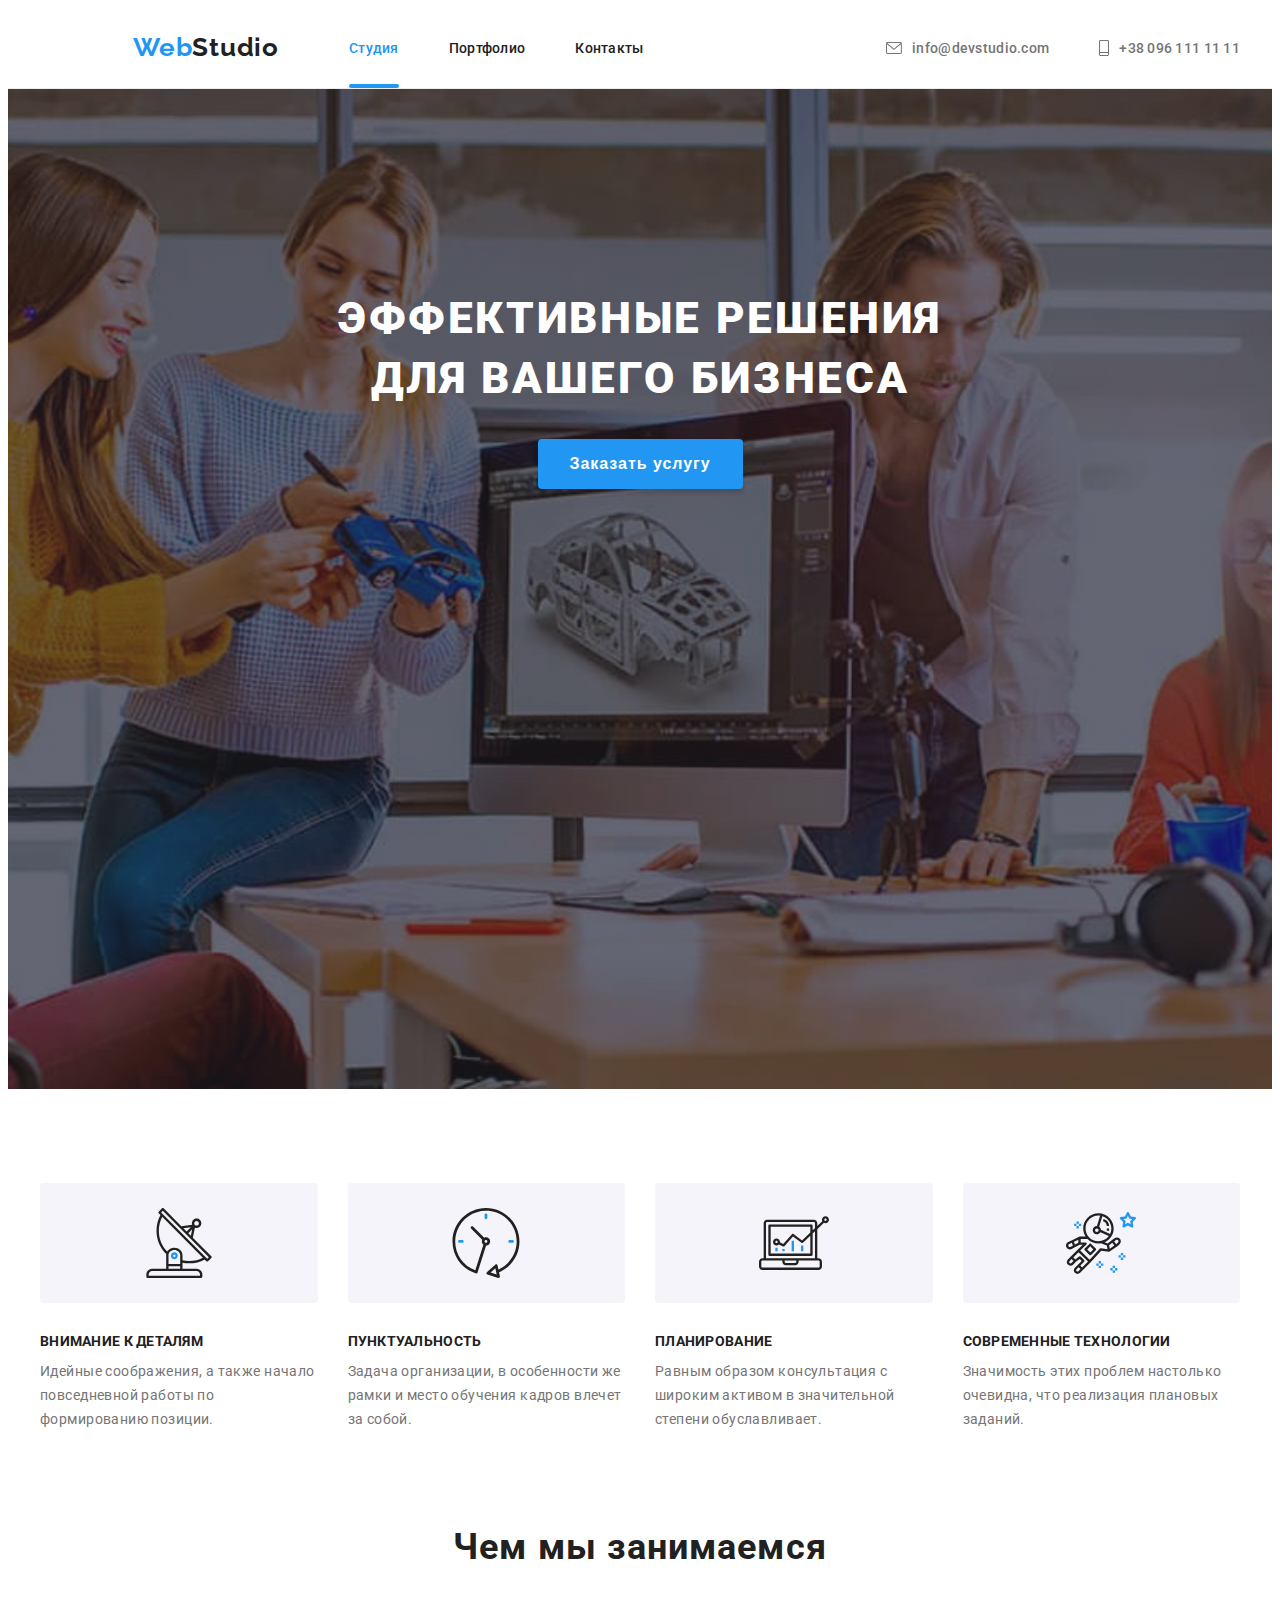
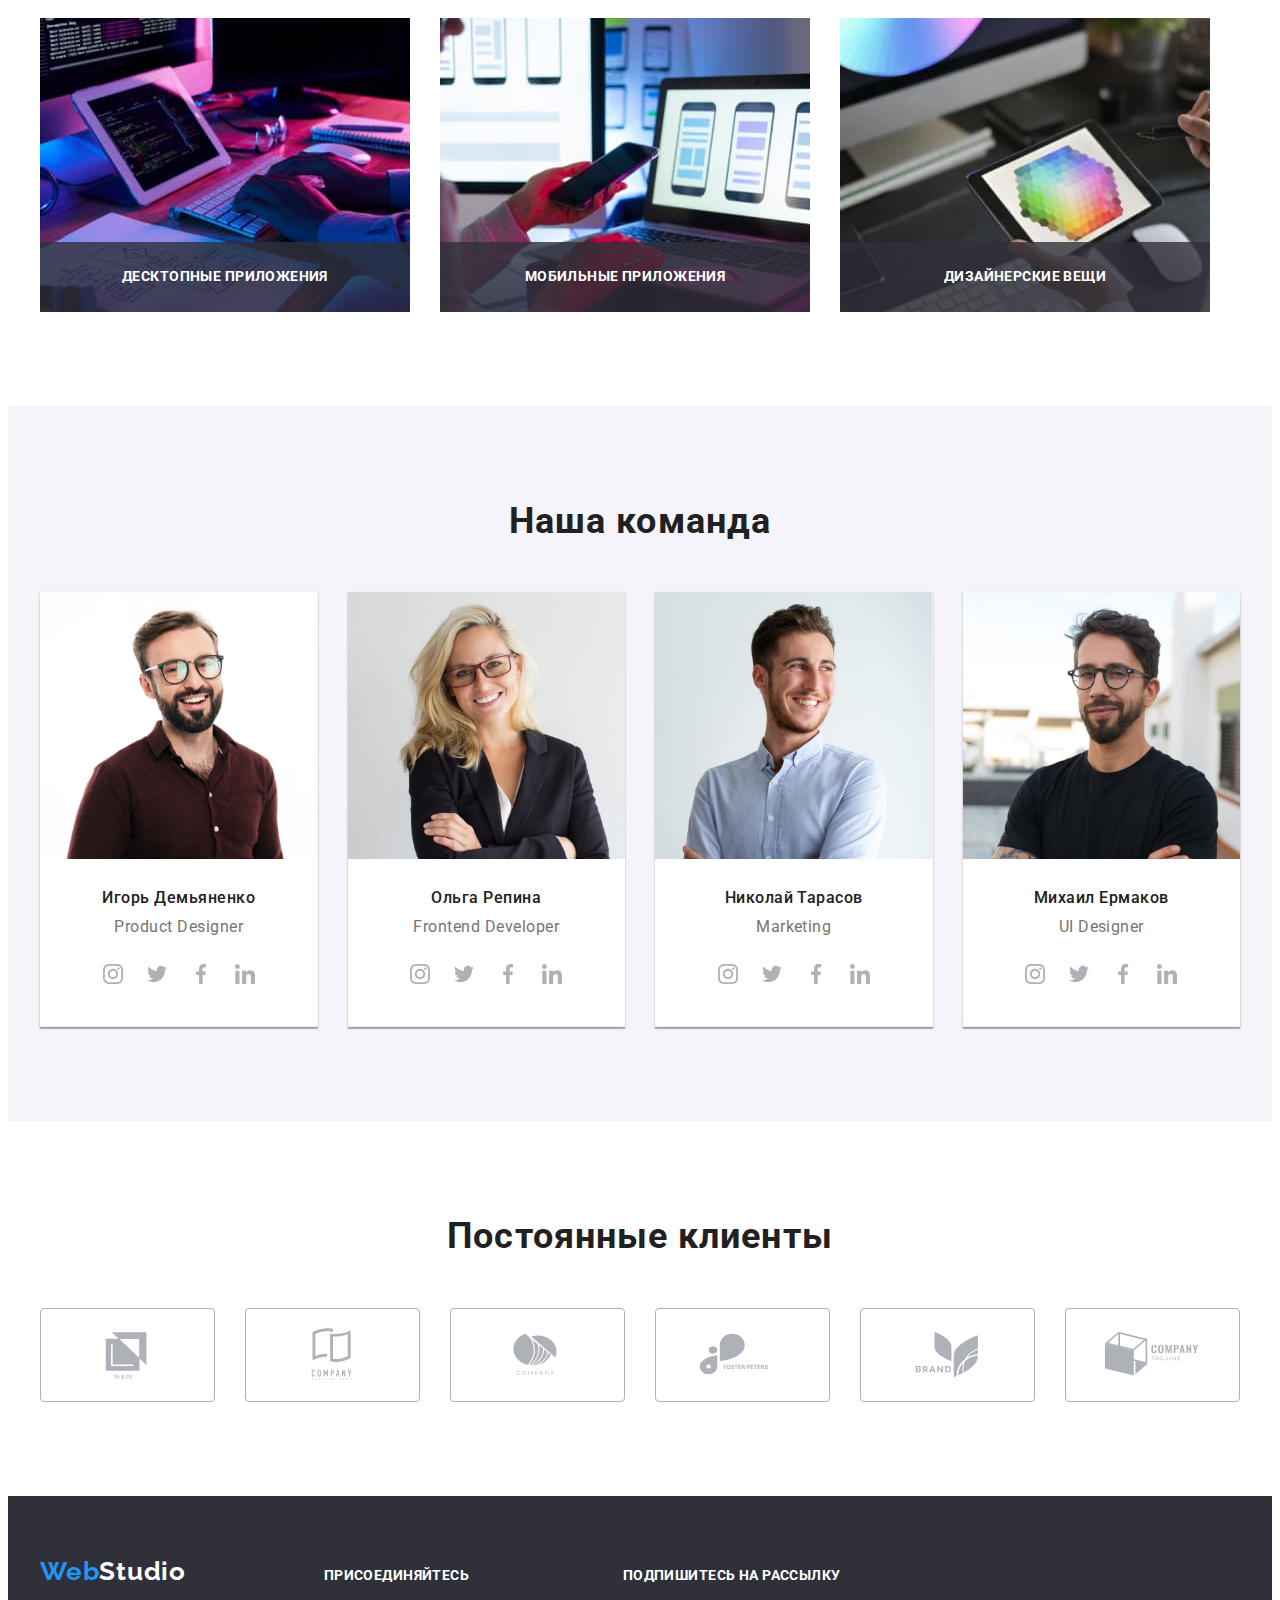
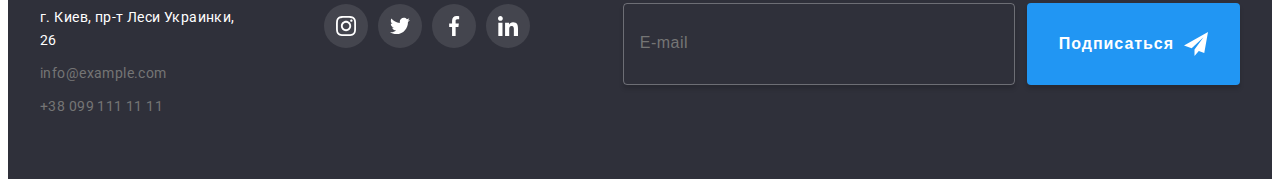
<file: index.html>
<!DOCTYPE html>
<html lang="ru">
  <head>
    <meta charset="UTF-8" />
    <meta http-equiv="X-UA-Compatible" content="IE=edge" />
    <meta name="viewport" content="width=device-width, initial-scale=1.0" />
    <link
      rel="stylesheet"
      href="https://cdnjs.cloudflare.com/ajax/libs/modern-normalize/1.1.0/modern-normalize.min.css"
      integrity="sha512-wpPYUAdjBVSE4KJnH1VR1HeZfpl1ub8YT/NKx4PuQ5NmX2tKuGu6U/JRp5y+Y8XG2tV+wKQpNHVUX03MfMFn9Q=="
      crossorigin="anonymous"
      referrerpolicy="no-referrer"
    />
    <link rel="preconnect" href="https://fonts.googleapis.com" />
    <link rel="preconnect" href="https://fonts.gstatic.com" crossorigin />
    <link
      href="https://fonts.googleapis.com/css2?family=Raleway:wght@700&family=Roboto:wght@400;500;700;900&display=swap"
      rel="stylesheet"
    />
    <!--<link rel="stylesheet" href="./css/style.css" />-->
    <link rel="stylesheet" href="./css/main.css" />
    <link rel="stylesheet" href="./css/main.min.css" />
    <title>Веб-студия</title>
  </head>
  <body>
    <header class="header">
      <div class="container header__container">
        <a class="header-logo" lang="en" href="./index.html"><span class="header-logo__span">Web</span>Studio</a>
        
        <button class="menu-open" data-menu-open>
          <svg class="menu-open__icon">
            <use href="./images/icons.svg#icon-menu-open"></use>
          </svg>
        </button>
      
      <div class="mob-menu is-hidden" data-menu>
        <button class="menu-close" data-menu-close>
          <svg class="menu-close__icon">
            <use href="./images/icons.svg#icon-menu-close"></use>
          </svg>
        </button>
        <nav class="header-navigation">
          
          <ul class="header-list">
            <li class="header-list__item">
              <a class="header-list__link header-list__link--current" href="">Студия</a>
            </li>
            <li class="header-list__item">
              <a class="header-list__link" href="./portfolio.html">Портфолио</a>
            </li>
            <li class="header-list__item">
              <a class="header-list__link" href="">Контакты</a>
            </li>
          </ul>
        </nav>
        <div class="contacts-wrapper">
        <ul class="contacts">
          <li class="contacts__item">
            <a class="contacts__link" lang="en" href="mailto:info@devstudio.com">
              <svg class="contacts__icon" width="16" height="12">
                <use href="./images/icons.svg#icon-e-mail"></use>
              </svg>
              info@devstudio.com
            </a>
            <li class="contacts-item">
            <a class="contacts__link contacts__link--mobile" lang="en" href="tel:+380961111111">
              <svg class="contacts__icon" width="10" height="16">
                <use href="./images/icons.svg#icon-phone"></use>
              </svg>
              +38 096 111 11 11
            </a>
          </li>
          </li>
        </ul>
        <ul class="socials-mobile">
          <li class="socials-mobile__item">
            <a class="socials-mobile__link">Instagram</a>
          </li>
          <li class="socials-mobile__item">
            <a class="socials-mobile__link">Twitter</a>
          <li class="socials-mobile__item">
            <a class="socials-mobile__link">Facebook</a>
          <li class="socials-mobile__item">
            <a class="socials-mobile__link">LinkedIn</a>
          </li>
        </ul>
        </div>
      </div>
      </div>
    </header>
    <main>
    <section class="section hero">
      <div class="container">
        <h1 class="hero__title">
          Эффективные решения<br />
          для вашего бизнеса
        </h1>
        <button class="hero__button btn" type="button" data-modal-open>Заказать услугу</button>
      </div>
    </section>
    <section class="section">
      <div class="container">
        <h2 class="visually-hidden">Преимущества</h2>
        <ul class="advantages">
          <li class="advantages__item">
            <div class="advantages__box">
              <svg class="advantages__icon" width="70" height="70">
                <use href="./images/icons.svg#icon-feature-1"></use>
              </svg>
            </div>
            <h3 class="advantages__title">Внимание к деталям</h3>
            <p class="advantages__text">
              Идейные соображения, а также начало повседневной работы по формированию позиции.
            </p>
          </li>
          <li class="advantages__item">
            <div class="advantages__box">
              <svg class="advantages__icon" width="70" height="70">
                <use href="./images/icons.svg#icon-feature-2"></use>
              </svg>
            </div>
            <h3 class="advantages__title">Пунктуальность</h3>
            <p class="advantages__text">
              Задача организации, в особенности же рамки и место обучения кадров влечет за собой.
            </p>
          </li>
          <li class="advantages__item">
            <div class="advantages__box">
              <svg class="advantages__icon" width="70" height="70">
                <use href="./images/icons.svg#icon-feature-3"></use>
              </svg>
            </div>
            <h3 class="advantages__title">Планирование</h3>
            <p class="advantages__text">
              Равным образом консультация с широким активом в значительной степени обуславливает.
            </p>
          </li>
          <li class="advantages__item">
            <div class="advantages__box">
              <svg class="advantages__icon" width="70" height="70">
                <use href="./images/icons.svg#icon-feature-4"></use>
              </svg>
            </div>
            <h3 class="advantages__title">Современные технологии</h3>
            <p class="advantages__text">
              Значимость этих проблем настолько очевидна, что реализация плановых заданий.
            </p>
          </li>
        </ul>
      </div>
    </section>
    <section class="section section__works">
      <div class="container">
        <h2 class="section__title">Чем мы занимаемся</h2>
        <ul class="works">
          <li class="works__item">
            <div class="works__box">
              <picture>
              <source
                srcset="
                  ./images/works/box-1-x1.jpg 1x,
                  ./images/works/box-1-x2.jpg 2x
                "
                media="(min-width: 1200px)"
              />
              <img src="./images/works/box-1-x1.jpg" alt="Разработчик пишет код за компьютером" />
            </picture>
              <h3 class="works__text">Десктопные приложения</h3>
            </div>
          </li>
          <li class="works__item">
            <div class="works__box">
              <picture>
              <source
                srcset="
                  ./images/works/box-2-x1.jpg 1x,
                  ./images/works/box-2-x2.jpg 2x
                "
                media="(min-width: 1200px)"
              />
              <img src="./images/works/box-2-x1.jpg" alt="Маркетолог звонит клиенту" />
            </picture>
              <h3 class="works__text">Мобильные приложения</h3>
            </div>
          </li>
          <li class="works__item">
            <div class="works__box">
              <picture>
              <source
                srcset="
                  ./images/works/box-3-x1.jpg 1x,
                  ./images/works/box-3-x2.jpg 2x
                "
                media="(min-width: 1200px)"
              />
              <img src="./images/works/box-3-x1.jpg" alt="Дизайнер выбирает цвета на планшете" />
            </picture>
              <h3 class="works__text">Дизайнерские вещи</h3>
            </div>
          </li>
        </ul>
      </div>
    </section>
    <section class="section section--background">
      <div class="container">
        <h2 class="section__title">Наша команда</h2>
        <ul class="our-team-list">
          <li class="our-team__item">
            <picture>
              <source
                srcset="
                  ./images/our-team/img-desktop-1-x1.jpg 1x,
                  ./images/our-team/img-desktop-1-x2.jpg 2x
                "
                media="(min-width: 1200px)"
              />
              <source
                srcset="
                  ./images/our-team/img-tab-1-x1.jpg 1x,
                  ./images/our-team/img-tab-1-x2.jpg 2x
                "
                media="(min-width: 768px)"
              />
              <source
                srcset="
                  ./images/our-team/img-phone-1-x1.jpg 1x,
                  ./images/our-team/img-phone-1-x2.jpg 2x
                "
                media="(min-width: 480px)"
              />
              <img src="./images/our-team/img-phone-1-x1.jpg" alt="Первый разработчик" />
            </picture>
            <div class="our-team__box">
              <h3 class="our-team__title">Игорь Демьяненко</h3>
              <p class="our-team__text" lang="en">Product Designer</p>
              <ul class="socials-list">
                <li class="socials__item">
                  <a href="" class="socials__link">
                    <svg class="socials__icon" width="20" height="20">
                      <use href="./images/icons.svg#icon-instagram"></use>
                    </svg>
                  </a>
                </li>
                <li class="socials__item">
                  <a href="" class="socials__link">
                    <svg class="socials__icon" width="20" height="20">
                      <use href="./images/icons.svg#icon-twitter"></use>
                    </svg>
                  </a>
                </li>
                <li class="socials__item">
                  <a href="" class="socials__link">
                    <svg class="socials__icon" width="20" height="20">
                      <use href="./images/icons.svg#icon-facebook"></use>
                    </svg>
                  </a>
                </li>
                <li class="socials__item">
                  <a href="" class="socials__link">
                    <svg class="socials__icon" width="20" height="20">
                      <use href="./images/icons.svg#icon-linkedin"></use>
                    </svg>
                  </a>
                </li>
              </ul>
            </div>
          </li>
          <li class="our-team__item">
            <picture>
              <source
                srcset="
                  ./images/our-team/img-desktop-2-x1.jpg 1x,
                  ./images/our-team/img-desktop-2-x2.jpg 2x
                "
                media="(min-width: 1200px)"
              />
              <source
                srcset="
                  ./images/our-team/img-tab-2-x1.jpg 1x,
                  ./images/our-team/img-tab-2-x2.jpg 2x
                "
                media="(min-width: 768px)"
              />
              <source
                srcset="
                  ./images/our-team/img-phone-2-x1.jpg 1x,
                  ./images/our-team/img-phone-2-x2.jpg 2x
                "
                media="(min-width: 480px)"
              />
              <img src="./images/our-team/img-phone-2-x1.jpg" alt="Второй разработчик" />
            </picture>
            <div class="our-team__box">
              <h3 class="our-team__title">Ольга Репина</h3>
              <p class="our-team__text" lang="en">Frontend Developer</p>
              <ul class="socials-list">
                <li class="socials__item">
                  <a href="" class="socials__link">
                    <svg class="socials__icon" width="20" height="20">
                      <use href="./images/icons.svg#icon-instagram"></use>
                    </svg>
                  </a>
                </li>
                <li class="socials__item">
                  <a href="" class="socials__link">
                    <svg class="socials__icon" width="20" height="20">
                      <use href="./images/icons.svg#icon-twitter"></use>
                    </svg>
                  </a>
                </li>
                <li class="socials__item">
                  <a href="" class="socials__link">
                    <svg class="socials__icon" width="20" height="20">
                      <use href="./images/icons.svg#icon-facebook"></use>
                    </svg>
                  </a>
                </li>
                <li class="socials__item">
                  <a href="" class="socials__link">
                    <svg class="socials__icon" width="20" height="20">
                      <use href="./images/icons.svg#icon-linkedin"></use>
                    </svg>
                  </a>
                </li>
              </ul>
            </div>
          </li>
          <li class="our-team__item">
            <picture>
              <source
                srcset="
                  ./images/our-team/img-desktop-3-x1.jpg 1x,
                  ./images/our-team/img-desktop-3-x2.jpg 2x
                "
                media="(min-width: 1200px)"
              />
              <source
                srcset="
                  ./images/our-team/img-tab-3-x1.jpg 1x,
                  ./images/our-team/img-tab-3-x2.jpg 2x
                "
                media="(min-width: 768px)"
              />
              <source
                srcset="
                  ./images/our-team/img-phone-3-x1.jpg 1x,
                  ./images/our-team/img-phone-3-x2.jpg 2x
                "
                media="(min-width: 480px)"
              />
              <img src="./images/our-team/img-phone-3-x1.jpg" alt="Третий разработчик" />
            </picture>
            <div class="our-team__box">
              <h3 class="our-team__title">Николай Тарасов</h3>
              <p class="our-team__text" lang="en">Marketing</p>
              <ul class="socials-list">
                <li class="socials__item">
                  <a href="" class="socials__link">
                    <svg class="socials__icon" width="20" height="20">
                      <use href="./images/icons.svg#icon-instagram"></use>
                    </svg>
                  </a>
                </li>
                <li class="socials__item">
                  <a href="" class="socials__link">
                    <svg class="socials__icon" width="20" height="20">
                      <use href="./images/icons.svg#icon-twitter"></use>
                    </svg>
                  </a>
                </li>
                <li class="socials__item">
                  <a href="" class="socials__link">
                    <svg class="socials__icon" width="20" height="20">
                      <use href="./images/icons.svg#icon-facebook"></use>
                    </svg>
                  </a>
                </li>
                <li class="socials__item">
                  <a href="" class="socials__link">
                    <svg class="socials__icon" width="20" height="20">
                      <use href="./images/icons.svg#icon-linkedin"></use>
                    </svg>
                  </a>
                </li>
              </ul>
            </div>
          </li>
          <li class="our-team__item">
            <picture>
              <source
                srcset="
                  ./images/our-team/img-desktop-4-x1.jpg 1x,
                  ./images/our-team/img-desktop-4-x2.jpg 2x
                "
                media="(min-width: 1200px)"
              />
              <source
                srcset="
                  ./images/our-team/img-tab-4-x1.jpg 1x,
                  ./images/our-team/img-tab-4-x2.jpg 2x
                "
                media="(min-width: 768px)"
              />
              <source
                srcset="
                  ./images/our-team/img-phone-4-x1.jpg 1x,
                  ./images/our-team/img-phone-4-x2.jpg 2x
                "
                media="(min-width: 480px)"
              />
              <img src="./images/our-team/img-phone-4-x1.jpg" alt="Четвёртый разработчик" />
            </picture>
            <div class="our-team__box">
              <h3 class="our-team__title">Михаил Ермаков</h3>
              <p class="our-team__text" lang="en">UI Designer</p>
              <ul class="socials-list">
                <li class="socials__item">
                  <a href="" class="socials__link">
                    <svg class="socials__icon" width="20" height="20">
                      <use href="./images/icons.svg#icon-instagram"></use>
                    </svg>
                  </a>
                </li>
                <li class="socials__item">
                  <a href="" class="socials__link">
                    <svg class="socials__icon" width="20" height="20">
                      <use href="./images/icons.svg#icon-twitter"></use>
                    </svg>
                  </a>
                </li>
                <li class="socials__item">
                  <a href="" class="socials__link">
                    <svg class="socials__icon" width="20" height="20">
                      <use href="./images/icons.svg#icon-facebook"></use>
                    </svg>
                  </a>
                </li>
                <li class="socials__item">
                  <a href="" class="socials__link">
                    <svg class="socials__icon" width="20" height="20">
                      <use href="./images/icons.svg#icon-linkedin"></use>
                    </svg>
                  </a>
                </li>
              </ul>
            </div>
          </li>
        </ul>
      </div>
    </section>
      <section class="section">
        <div class="container">
          <h2 class="section__title">Постоянные клиенты</h2>
          <ul class="clients">
            <li class="clients__item">
              <a href="" class="clients__link">
                <svg class="clients__icon" width="106" height="60">
                  <use href="./images/icons.svg#icon-clients-1"></use>
                </svg>
              </a>
            </li>
            <li class="clients__item">
              <a href="" class="clients__link">
                <svg class="clients__icon" width="106" height="60">
                  <use href="./images/icons.svg#icon-clients-2"></use>
                </svg>
              </a>
            </li>

            <li class="clients__item">
              <a href="" class="clients__link">
                <svg class="clients__icon" width="106" height="60">
                  <use href="./images/icons.svg#icon-clients-3"></use>
                </svg>
              </a>
            </li>

            <li class="clients__item">
              <a href="" class="clients__link">
                <svg class="clients__icon" width="106" height="60">
                  <use href="./images/icons.svg#icon-clients-4"></use>
                </svg>
              </a>
            </li>

            <li class="clients__item">
              <a href="" class="clients__link">
                <svg class="clients__icon" width="106" height="60">
                  <use href="./images/icons.svg#icon-clients-5"></use>
                </svg>
              </a>
            </li>

            <li class="clients__item">
              <a href="" class="clients__link">
                <svg class="clients__icon" width="106" height="60">
                  <use href="./images/icons.svg#icon-clients-6"></use>
                </svg>
              </a>
            </li>
          </ul>
        </div>
      </section>
    </main>
    <footer class="footer">
     <div class="footer-list container">
       <div class="footer-wrapper">
        <div class="footer-logo-main">
          <a class="footer-logo" lang="en" href="./index.html"
            ><span class="footer-logo__span">Web</span>Studio</a
          >
          <address class="footer-contacts">
            <ul class="footer-contacts-list">
              <li class="footer-contacts__item">
                <a
                  class="footer-contacts__link footer-contacts__link--current"
                  href="https://goo.gl/maps/NY4NsMwmjjie37fd9"
                  rel="noopener noreferrer"
                  target="_blank"
                  >г. Киев, пр-т Леси Украинки, 26</a
                >
              </li>
              <li class="footer-contacts__item">
                <a class="footer-contacts__link" lang="en" href="mailto:info@example.com"
                  >info@example.com</a
                >
              </li>
              <li class="footer-contacts__item">
                <a class="footer-contacts__link" href="tel:+380991111111">+38 099 111 11 11</a>
              </li>
            </ul>
          </address>
        </div>
        <div class="footer-right">
          <h3 class="footer-social__text">Присоединяйтесь</h3>
          <ul class="footer-social-list">
            <li class="footer-social__item">
              <a href="" class="footer-social__link">
                <svg class="footer-social__icon" width="20" height="20">
                  <use href="./images/icons.svg#icon-instagram-footer"></use>
                </svg>
              </a>
            </li>

            <li class="footer-social__item">
              <a href="" class="footer-social__link">
                <svg class="footer-social__icon" width="20" height="20">
                  <use href="./images/icons.svg#icon-twitter-footer"></use>
                </svg>
              </a>
            </li>

            <li class="footer-social__item">
              <a href="" class="footer-social__link">
                <svg class="footer-social__icon" width="20" height="20">
                  <use href="./images/icons.svg#icon-facebook-footer"></use>
                </svg>
              </a>
            </li>

            <li class="footer-social__item">
              <a href="" class="footer-social__link">
                <svg class="footer-social__icon" width="20" height="20">
                  <use href="./images/icons.svg#icon-linkedin-footer"></use>
                </svg>
              </a>
            </li>
          </ul>
        </div>
        </div>
        <form class="subscribe-form" action="#" autocomplete="off">
          <b class="subscribe-form__title">Подпишитесь на рассылку</b>
          <div class="subscribe-form__box">
            <input type="email" name="email" placeholder="E-mail" class="subscribe-form__input" />
            <button type="submit" class="subscribe-form__btn btn">
              Подписаться
              <svg class="subscribe-form__icon" width="24" height="24">
                <use href="./images/icons.svg#icon-telegram"></use>
              </svg>
            </button>
          </div>
        </form>
      </div>
    </footer>
    <div class="backdrop is-hidden" data-modal>
      <div class="modal">
        <button class="modal__close-btn" type="button" data-modal-close>
          <svg class="modal__close-icon" width="18" height="18">
            <use href="./images/icons.svg#icon-modal-close"></use>
          </svg>
        </button>
        <form class="modal-form" action="#" autocomplete="off">
          <b class="modal-form__title">Оставьте свои данные, мы вам перезвоним</b>
          <div class="modal-form__box">
            <label for="input-name" class="modal-form__label">Имя</label>
            <span class="modal-form__span">
              <input type="text" id="input-name" class="modal-form__input" name="modal-name">
              <svg class="modal-form__icon" width="12" height="12">
                <use href="./images/icons.svg#icon-icon-name"></use>
              </svg>
            </span>
          </div>
          <div class="modal-form__box">
            <label for="input-tel" class="modal-form__label">Телефон</label>
            <span class="modal-form__span">
              <input type="tel" id="input-tel" class="modal-form__input" name="modal-tel">
              <svg class="modal-form__icon" width="13" height="13">
                <use href="./images/icons.svg#icon-icon-tel"></use>
              </svg>
            </span>
          </div>
          <div class="modal-form__box">
            <label for="input-email" class="modal-form__label">Почта</label>
            <span class="modal-form__span">
              <input type="email" id="input-email" class="modal-form__input" name="modal-email">
              <svg class="modal-form__icon" width="15" height="12">
                <use href="./images/icons.svg#icon-icon-email"></use>
              </svg>
            </span>
          </div>
          <div class="modal-form__commentary">
            <label for="comment" class="modal-form__label">Комментарий</label>
            <textarea name="modal-comment" id="comment" placeholder="Введите текст" class="modal-form__comment"></textarea>
          </div>
          <div class="modal-form__policy">
            <input type="checkbox" id="check" name="policy" class="modal-form__checkbox visually-hidden">
            <label for="check" class="check-label">
              <span class="icon__check">
                <svg class="" width="16" height="15">
                  <use href="./images/icons.svg#icon-icon-check"></use>
                </svg>
              </span>
              <span class="check-label__text">
                Соглашаюсь с рассылкой и принимаю <a href="" class="check-label__link">Условия договора</a>
                </span>
            </label>
          </div>
          <div class="modal-form__btn-wrapper">
          <button type="submit" class="modal-form__btn btn">
            Отправить
          </button>
          </div>
      </div>
    </div>
    <script src="js/menu.js"></script>
    <script src="js/modal.js"></script>
  </body>
</html>
</file>
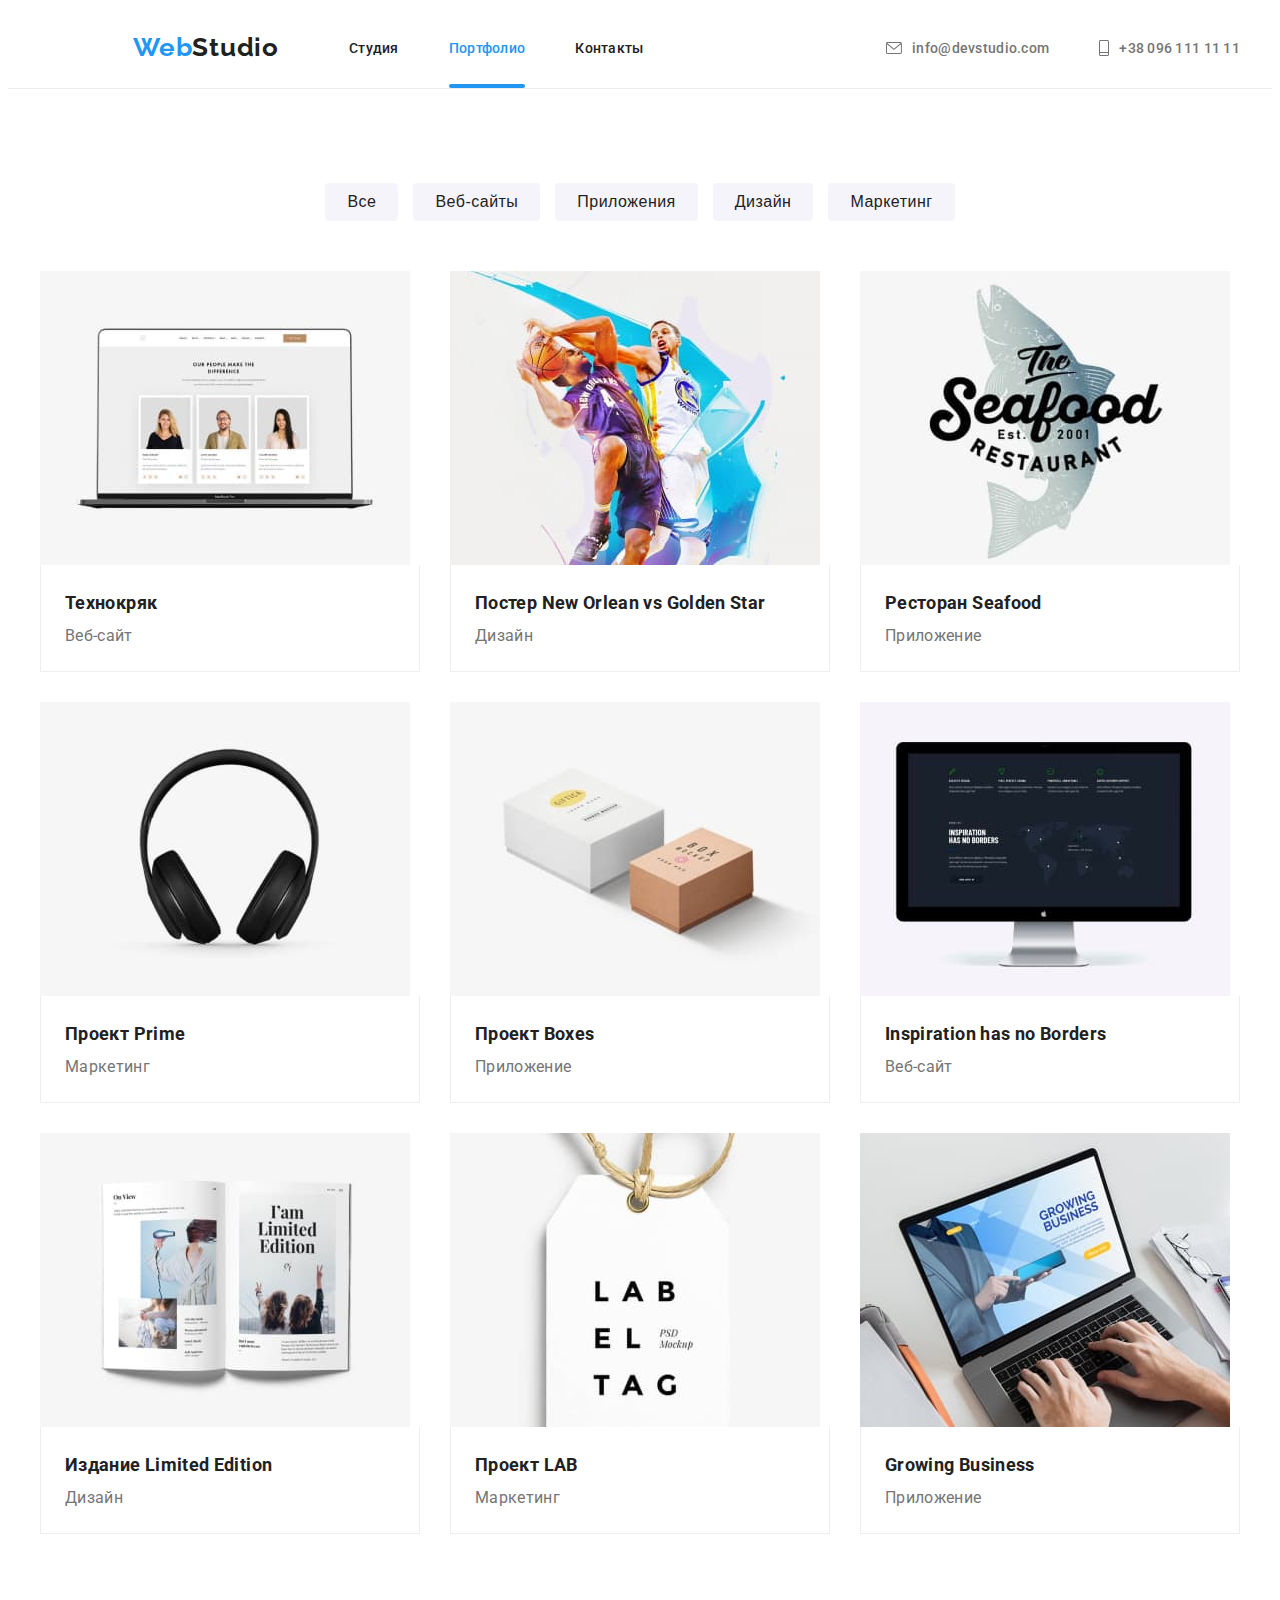
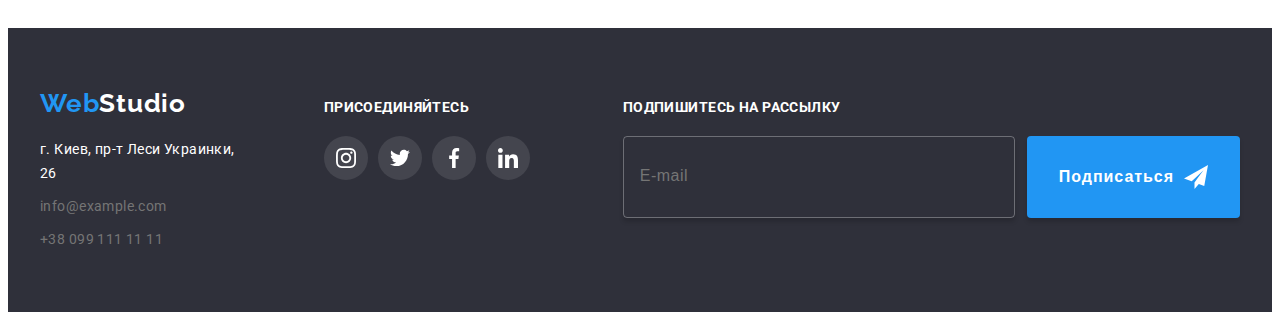
<file: portfolio.html>
<!DOCTYPE html>
<html lang="ru">
  <head>
    <meta charset="UTF-8" />
    <meta http-equiv="X-UA-Compatible" content="IE=edge" />
    <meta name="viewport" content="width=device-width, initial-scale=1.0" />
    <link
      rel="stylesheet"
      href="https://cdnjs.cloudflare.com/ajax/libs/modern-normalize/1.1.0/modern-normalize.min.css"
      integrity="sha512-wpPYUAdjBVSE4KJnH1VR1HeZfpl1ub8YT/NKx4PuQ5NmX2tKuGu6U/JRp5y+Y8XG2tV+wKQpNHVUX03MfMFn9Q=="
      crossorigin="anonymous"
      referrerpolicy="no-referrer"
    />
    <link rel="preconnect" href="https://fonts.googleapis.com" />
    <link rel="preconnect" href="https://fonts.gstatic.com" crossorigin />
    <link
      href="https://fonts.googleapis.com/css2?family=Raleway:wght@700&family=Roboto:wght@400;500;700;900&display=swap"
      rel="stylesheet"
    />
    <!--<link rel="stylesheet" href="./css/style.css" />-->
    <link rel="stylesheet" href="./css/main.css" />
    <link rel="stylesheet" href="./css/main.min.css" />
    <title>Портфолио</title>
  </head>
  <body>
    <header class="header">
      <div class="container header__container">
        <a class="header-logo" lang="en" href="./portfolio.html"><span class="header-logo__span">Web</span>Studio</a>
        
        <button class="menu-open" data-menu-open>
          <svg class="menu-open__icon">
            <use href="./images/icons.svg#icon-menu-open"></use>
          </svg>
        </button>
      
      <div class="mob-menu is-hidden" data-menu>
        <button class="menu-close" data-menu-close>
          <svg class="menu-close__icon">
            <use href="./images/icons.svg#icon-menu-close"></use>
          </svg>
        </button>
        <nav class="header-navigation">
          
          <ul class="header-list">
            <li class="header-list__item">
              <a class="header-list__link" href="./index.html">Студия</a>
            </li>
            <li class="header-list__item">
              <a class="header-list__link header-list__link--current" href="">Портфолио</a>
            </li>
            <li class="header-list__item">
              <a class="header-list__link" href="">Контакты</a>
            </li>
          </ul>
        </nav>
        <div class="contacts-wrapper">
        <ul class="contacts">
          <li class="contacts__item">
            <a class="contacts__link" lang="en" href="mailto:info@devstudio.com">
              <svg class="contacts__icon" width="16" height="12">
                <use href="./images/icons.svg#icon-e-mail"></use>
              </svg>
              info@devstudio.com
            </a>
            <li class="contacts-item">
            <a class="contacts__link contacts__link--mobile" lang="en" href="tel:+380961111111">
              <svg class="contacts__icon" width="10" height="16">
                <use href="./images/icons.svg#icon-phone"></use>
              </svg>
              +38 096 111 11 11
            </a>
          </li>
          </li>
        </ul>
        <ul class="socials-mobile">
          <li class="socials-mobile__item">
            <a class="socials-mobile__link">Instagram</a>
          </li>
          <li class="socials-mobile__item">
            <a class="socials-mobile__link">Twitter</a>
          <li class="socials-mobile__item">
            <a class="socials-mobile__link">Facebook</a>
          <li class="socials-mobile__item">
            <a class="socials-mobile__link">LinkedIn</a>
          </li>
        </ul>
        </div>
      </div>
      </div>
    </header>
    <main>
    <section class="section">
      <div class="container">
        <ul class="filters">
          <li class="filters__item">
            <button type="button" class="filters__button">Все</button>
          </li>
          <li class="filters__item">
            <button type="button" class="filters__button">Веб-сайты</button>
          </li>
          <li class="filters__item">
            <button type="button" class="filters__button">Приложения</button>
          </li>
          <li class="filters__item">
            <button type="button" class="filters__button">Дизайн</button>
          </li>
          <li class="filters__item">
            <button type="button" class="filters__button">Маркетинг</button>
          </li>
        </ul>
        <ul class="projects">
          <li class="projects__item">
            <a href="" class="projects__link">
              <div class="projects__box">
                <picture>
                  <source
                    srcset="
                      ./images/our-company-projects/desktop/project-1-desktop-x1.jpg 1x,
                      ./images/our-company-projects/desktop/project-1-desktop-x2.jpg 2x
                    "
                    media="(min-width: 1200px)"
                  />
                  <source
                    srcset="
                      ./images/our-company-projects/tab/project-1-tab-x1.jpg 1x,
                      ./images/our-company-projects/tab/project-1-tab-x2.jpg 2x
                    "
                    media="(min-width: 768px)"
                  />
                  <source
                    srcset="
                      ./images/our-company-projects/phone/project-1-phone-x1.jpg 1x,
                      ./images/our-company-projects/phone/project-1-phone-x2.jpg 2x
                    "
                    media="(min-width: 480px)"
                  />
                  <img src="images/our-company-projects/phone/project-1-phone-x1.jpg" />
                </picture>
                <p class="projects__overlay">
                  Технокряк это современная площадка распространения коронавируса. Компании
                  используют эту платформу для цифрового шпионажа и атак на защищённые сервера
                  конкурентов.
                </p>
              </div>
              <div class="projects__wrapper">
                <h2 class="projects__title">Технокряк</h2>
                <p class="projects__text">Веб-сайт</p>
              </div>
            </a>
          </li>
          <li class="projects__item">
            <a href="" class="projects__link">
              <div class="projects__box">
                <picture>
                  <source
                    srcset="
                      ./images/our-company-projects/desktop/project-2-desktop-x1.jpg 1x,
                      ./images/our-company-projects/desktop/project-2-desktop-x2.jpg 2x
                    "
                    media="(min-width: 1200px)"
                  />
                  <source
                    srcset="
                      ./images/our-company-projects/tab/project-2-tab-x1.jpg 1x,
                      ./images/our-company-projects/tab/project-2-tab-x2.jpg 2x
                    "
                    media="(min-width: 768px)"
                  />
                  <source
                    srcset="
                      ./images/our-company-projects/phone/project-2-phone-x1.jpg 1x,
                      ./images/our-company-projects/phone/project-2-phone-x2.jpg 2x
                    "
                    media="(min-width: 480px)"
                  />
                  <img src="images/our-company-projects/phone/project-2-phone-x1.jpg" />
                </picture>
                <p class="projects__overlay">
                  Технокряк это современная площадка распространения коронавируса. Компании
                  используют эту платформу для цифрового шпионажа и атак на защищённые сервера
                  конкурентов.
                </p>
              </div>
              <div class="projects__wrapper">
                <h2 class="projects__title">Постер New Orlean vs Golden Star</h2>
                <p class="projects__text">Дизайн</p>
              </div>
            </a>
          </li>
          <li class="projects__item">
            <a href="" class="projects__link">
              <div class="projects__box">
                <picture>
                  <source
                    srcset="
                      ./images/our-company-projects/desktop/project-3-desktop-x1.jpg 1x,
                      ./images/our-company-projects/desktop/project-3-desktop-x2.jpg 2x
                    "
                    media="(min-width: 1200px)"
                  />
                  <source
                    srcset="
                      ./images/our-company-projects/tab/project-3-tab-x1.jpg 1x,
                      ./images/our-company-projects/tab/project-3-tab-x2.jpg 2x
                    "
                    media="(min-width: 768px)"
                  />
                  <source
                    srcset="
                      ./images/our-company-projects/phone/project-3-phone-x1.jpg 1x,
                      ./images/our-company-projects/phone/project-3-phone-x2.jpg 2x
                    "
                    media="(min-width: 480px)"
                  />
                  <img src="images/our-company-projects/phone/project-3-phone-x1.jpg" />
                </picture>
                <p class="projects__overlay">
                  Технокряк это современная площадка распространения коронавируса. Компании
                  используют эту платформу для цифрового шпионажа и атак на защищённые сервера
                  конкурентов.
                </p>
              </div>
              <div class="projects__wrapper">
                <h2 class="projects__title">Ресторан Seafood</h2>
                <p class="projects__text">Приложение</p>
              </div>
            </a>
          </li>
          <li class="projects__item">
            <a href="" class="projects__link">
              <div class="projects__box">
                <picture>
                  <source
                    srcset="
                      ./images/our-company-projects/desktop/project-4-desktop-x1.jpg 1x,
                      ./images/our-company-projects/desktop/project-4-desktop-x2.jpg 2x
                    "
                    media="(min-width: 1200px)"
                  />
                  <source
                    srcset="
                      ./images/our-company-projects/tab/project-4-tab-x1.jpg 1x,
                      ./images/our-company-projects/tab/project-4-tab-x2.jpg 2x
                    "
                    media="(min-width: 768px)"
                  />
                  <source
                    srcset="
                      ./images/our-company-projects/phone/project-4-phone-x1.jpg 1x,
                      ./images/our-company-projects/phone/project-4-phone-x2.jpg 2x
                    "
                    media="(min-width: 480px)"
                  />
                  <img src="images/our-company-projects/phone/project-4-phone-x1.jpg" />
                </picture>
                <p class="projects__overlay">
                  Технокряк это современная площадка распространения коронавируса. Компании
                  используют эту платформу для цифрового шпионажа и атак на защищённые сервера
                  конкурентов.
                </p>
              </div>
              <div class="projects__wrapper">
                <h2 class="projects__title">Проект Prime</h2>
                <p class="projects__text">Маркетинг</p>
              </div>
            </a>
          </li>
          <li class="projects__item">
            <a href="" class="projects__link">
              <div class="projects__box">
                <picture>
                  <source
                    srcset="
                      ./images/our-company-projects/desktop/project-5-desktop-x1.jpg 1x,
                      ./images/our-company-projects/desktop/project-5-desktop-x2.jpg 2x
                    "
                    media="(min-width: 1200px)"
                  />
                  <source
                    srcset="
                      ./images/our-company-projects/tab/project-5-tab-x1.jpg 1x,
                      ./images/our-company-projects/tab/project-5-tab-x2.jpg 2x
                    "
                    media="(min-width: 768px)"
                  />
                  <source
                    srcset="
                      ./images/our-company-projects/phone/project-5-phone-x1.jpg 1x,
                      ./images/our-company-projects/phone/project-5-phone-x2.jpg 2x
                    "
                    media="(min-width: 480px)"
                  />
                  <img src="images/our-company-projects/phone/project-5-phone-x1.jpg" />
                </picture>
                <p class="projects__overlay">
                  Технокряк это современная площадка распространения коронавируса. Компании
                  используют эту платформу для цифрового шпионажа и атак на защищённые сервера
                  конкурентов.
                </p>
              </div>
              <div class="projects__wrapper">
                <h2 class="projects__title">Проект Boxes</h2>
                <p class="projects__text">Приложение</p>
              </div>
            </a>
          </li>
          <li class="projects__item">
            <a href="" class="projects__link">
              <div class="projects__box">
                <picture>
                  <source
                    srcset="
                      ./images/our-company-projects/desktop/project-6-desktop-x1.jpg 1x,
                      ./images/our-company-projects/desktop/project-6-desktop-x2.jpg 2x
                    "
                    media="(min-width: 1200px)"
                  />
                  <source
                    srcset="
                      ./images/our-company-projects/tab/project-6-tab-x1.jpg 1x,
                      ./images/our-company-projects/tab/project-6-tab-x2.jpg 2x
                    "
                    media="(min-width: 768px)"
                  />
                  <source
                    srcset="
                      ./images/our-company-projects/phone/project-6-phone-x1.jpg 1x,
                      ./images/our-company-projects/phone/project-6-phone-x2.jpg 2x
                    "
                    media="(min-width: 480px)"
                  />
                  <img src="images/our-company-projects/phone/project-6-phone-x1.jpg" />
                </picture>
                <p class="projects__overlay">
                  Технокряк это современная площадка распространения коронавируса. Компании
                  используют эту платформу для цифрового шпионажа и атак на защищённые сервера
                  конкурентов.
                </p>
              </div>
              <div class="projects__wrapper">
                <h2 class="projects__title">Inspiration has no Borders</h2>
                <p class="projects__text">Веб-сайт</p>
              </div>
            </a>
          </li>
          <li class="projects__item">
            <a href="" class="projects__link">
              <div class="projects__box">
                <picture>
                  <source
                    srcset="
                      ./images/our-company-projects/desktop/project-7-desktop-x1.jpg 1x,
                      ./images/our-company-projects/desktop/project-7-desktop-x2.jpg 2x
                    "
                    media="(min-width: 1200px)"
                  />
                  <source
                    srcset="
                      ./images/our-company-projects/tab/project-7-tab-x1.jpg 1x,
                      ./images/our-company-projects/tab/project-7-tab-x2.jpg 2x
                    "
                    media="(min-width: 768px)"
                  />
                  <source
                    srcset="
                      ./images/our-company-projects/phone/project-7-phone-x1.jpg 1x,
                      ./images/our-company-projects/phone/project-7-phone-x2.jpg 2x
                    "
                    media="(min-width: 480px)"
                  />
                  <img src="images/our-company-projects/phone/project-7-phone-x1.jpg" />
                </picture>
                <p class="projects__overlay">
                  Технокряк это современная площадка распространения коронавируса. Компании
                  используют эту платформу для цифрового шпионажа и атак на защищённые сервера
                  конкурентов.
                </p>
              </div>
              <div class="projects__wrapper">
                <h2 class="projects__title">Издание Limited Edition</h2>
                <p class="projects__text">Дизайн</p>
              </div>
            </a>
          </li>
          <li class="projects__item">
            <a href="" class="projects__link">
              <div class="projects__box">
                <picture>
                  <source
                    srcset="
                      ./images/our-company-projects/desktop/project-8-desktop-x1.jpg 1x,
                      ./images/our-company-projects/desktop/project-8-desktop-x2.jpg 2x
                    "
                    media="(min-width: 1200px)"
                  />
                  <source
                    srcset="
                      ./images/our-company-projects/tab/project-8-tab-x1.jpg 1x,
                      ./images/our-company-projects/tab/project-8-tab-x2.jpg 2x
                    "
                    media="(min-width: 768px)"
                  />
                  <source
                    srcset="
                      ./images/our-company-projects/phone/project-8-phone-x1.jpg 1x,
                      ./images/our-company-projects/phone/project-8-phone-x2.jpg 2x
                    "
                    media="(min-width: 480px)"
                  />
                  <img src="images/our-company-projects/phone/project-8-phone-x1.jpg" />
                </picture>
                <p class="projects__overlay">
                  Технокряк это современная площадка распространения коронавируса. Компании
                  используют эту платформу для цифрового шпионажа и атак на защищённые сервера
                  конкурентов.
                </p>
              </div>
              <div class="projects__wrapper">
                <h2 class="projects__title">Проект LAB</h2>
                <p class="projects__text">Маркетинг</p>
              </div>
            </a>
          </li>
          <li class="projects__item">
            <a href="" class="projects__link">
              <div class="projects__box">
                <picture>
                  <source
                    srcset="
                      ./images/our-company-projects/desktop/project-9-desktop-x1.jpg 1x,
                      ./images/our-company-projects/desktop/project-9-desktop-x2.jpg 2x
                    "
                    media="(min-width: 1200px)"
                  />
                  <source
                    srcset="
                      ./images/our-company-projects/tab/project-9-tab-x1.jpg 1x,
                      ./images/our-company-projects/tab/project-9-tab-x2.jpg 2x
                    "
                    media="(min-width: 768px)"
                  />
                  <source
                    srcset="
                      ./images/our-company-projects/phone/project-9-phone-x1.jpg 1x,
                      ./images/our-company-projects/phone/project-9-phone-x2.jpg 2x
                    "
                    media="(min-width: 480px)"
                  />
                  <img src="images/our-company-projects/phone/project-9-phone-x1.jpg" />
                </picture>
                <p class="projects__overlay">
                  Технокряк это современная площадка распространения коронавируса. Компании
                  используют эту платформу для цифрового шпионажа и атак на защищённые сервера
                  конкурентов.
                </p>
              </div>
              <div class="projects__wrapper">
                <h2 class="projects__title">Growing Business</h2>
                <p class="projects__text">Приложение</p>
              </div>
            </a>
          </li>
        </ul>
      </div>
    </section>
    <footer class="footer">
     <div class="footer-list container">
       <div class="footer-wrapper">
        <div class="footer-logo-main">
          <a class="footer-logo" lang="en" href="./index.html"
            ><span class="footer-logo__span">Web</span>Studio</a
          >
          <address class="footer-contacts">
            <ul class="footer-contacts-list">
              <li class="footer-contacts__item">
                <a
                  class="footer-contacts__link footer-contacts__link--current"
                  href="https://goo.gl/maps/NY4NsMwmjjie37fd9"
                  rel="noopener noreferrer"
                  target="_blank"
                  >г. Киев, пр-т Леси Украинки, 26</a
                >
              </li>
              <li class="footer-contacts__item">
                <a class="footer-contacts__link" lang="en" href="mailto:info@example.com"
                  >info@example.com</a
                >
              </li>
              <li class="footer-contacts__item">
                <a class="footer-contacts__link" href="tel:+380991111111">+38 099 111 11 11</a>
              </li>
            </ul>
          </address>
        </div>
        <div class="footer-right">
          <h3 class="footer-social__text">Присоединяйтесь</h3>
          <ul class="footer-social-list">
            <li class="footer-social__item">
              <a href="" class="footer-social__link">
                <svg class="footer-social__icon" width="20" height="20">
                  <use href="./images/icons.svg#icon-instagram-footer"></use>
                </svg>
              </a>
            </li>

            <li class="footer-social__item">
              <a href="" class="footer-social__link">
                <svg class="footer-social__icon" width="20" height="20">
                  <use href="./images/icons.svg#icon-twitter-footer"></use>
                </svg>
              </a>
            </li>

            <li class="footer-social__item">
              <a href="" class="footer-social__link">
                <svg class="footer-social__icon" width="20" height="20">
                  <use href="./images/icons.svg#icon-facebook-footer"></use>
                </svg>
              </a>
            </li>

            <li class="footer-social__item">
              <a href="" class="footer-social__link">
                <svg class="footer-social__icon" width="20" height="20">
                  <use href="./images/icons.svg#icon-linkedin-footer"></use>
                </svg>
              </a>
            </li>
          </ul>
        </div>
        </div>
        <form class="subscribe-form" action="#" autocomplete="off">
          <b class="subscribe-form__title">Подпишитесь на рассылку</b>
          <div class="subscribe-form__box">
            <input type="email" name="email" placeholder="E-mail" class="subscribe-form__input" />
            <button type="submit" class="subscribe-form__btn btn">
              Подписаться
              <svg class="subscribe-form__icon" width="24" height="24">
                <use href="./images/icons.svg#icon-telegram"></use>
              </svg>
            </button>
          </div>
        </form>
      </div>
    </footer>
    <script src="js/menu.js"></script>
  </body>
</html>
</file>
<file: css/main.css>
:root {
  --main-text-color: #757575;
  --secondary-text-color: #212121;
  --tertiary-text-color: #ffffff;
  --border-color: #eeeeee;
  --social-link-color: #afb1b8;
  --label-color: #2f303a;
  --footer-social-link-color: #ffffff1a;
  --header-border-color: #ececec;
  --button-accent-color: #188ce8;
  --accent-color: #2196f3;
  --hero-footer-bg-color: #2f303a;
  --our-team-bg-color: #f5f4fa;
}

body {
  font-family: 'Roboto', sans-serif;
}

p,
h1,
h2,
h3,
h4,
h5,
h6 {
  margin-top: 0;
  margin-bottom: 0;
}

ul {
  margin-top: 0;
  margin-bottom: 0;
  padding-left: 0;
  list-style: none;
}

a {
  text-decoration: none;
}

img {
  display: block;
  max-width: 100%;
  height: auto;
}

.visually-hidden {
  position: absolute;
  clip: rect(0 0 0 0);
  width: 1px;
  height: 1px;
  margin: -1px;
}

.container {
  padding-left: 15px;
  padding-right: 15px;
  margin: 0 auto;
}

@media screen and (min-width: 480px) {
  .container {
    width: 480px;
  }
}

@media screen and (min-width: 768px) {
  .container {
    width: 768px;
  }
}

@media screen and (min-width: 1200px) {
  .container {
    width: 1200px;
  }
}

.btn {
  padding: 10px 32px 10px 32px;
  font-weight: 700;
  font-size: 16px;
  line-height: 1.875;
  letter-spacing: 0.06em;
  color: var(--tertiary-text-color);
  cursor: pointer;
  border: transparent;
  border-radius: 4px;
  background-color: var(--accent-color);
  box-shadow: 0px 4px 4px rgba(0, 0, 0, 0.15);
  transition: background-color 250ms cubic-bezier(0.4, 0, 0.2, 1), box-shadow 250ms cubic-bezier(0.4, 0, 0.2, 1);
}

.section {
  padding-top: 60px;
  padding-bottom: 60px;
}

@media screen and (min-width: 1200px) {
  .section {
    padding-top: 94px;
    padding-bottom: 94px;
  }
}

.section__title {
  text-align: center;
  font-weight: 700;
  font-size: 28px;
  line-height: 1.17;
  letter-spacing: 0.03em;
  margin-bottom: 30px;
  color: var(--secondary-text-color);
}

@media screen and (min-width: 1200px) {
  .section__title {
    font-size: 36px;
    margin-bottom: 50px;
  }
}

.mob-menu {
  display: flex;
}

@media screen and (max-width: 767px) {
  .mob-menu {
    flex-direction: column;
    justify-content: space-between;
    padding: 50px 40px;
    position: fixed;
    width: 100%;
    height: 100%;
    top: 0;
    left: 0;
    background-color: #ffffff;
    transform: translateX(0%);
    transition: transform 250ms cubic-bezier(0.4, 0, 0.2, 1);
  }
  .mob-menu.is-hidden {
    transform: translateX(100%);
  }
}

@media screen and (min-width: 768px) {
  .mob-menu {
    align-items: center;
    flex-grow: 1;
  }
}

.menu-open {
  width: 40px;
  height: 40px;
  display: flex;
  justify-content: center;
  align-items: center;
  border: transparent;
  background-color: transparent;
  fill: black;
}

@media screen and (min-width: 768px) {
  .menu-open {
    display: none;
  }
}

.menu-open__icon {
  width: 40px;
  height: 40px;
  transition: color 250ms cubic-bezier(0.4, 0, 0.2, 1);
}

.menu-open__icon:hover, .menu-open__icon:focus {
  fill: var(--accent-color);
}

.menu-close {
  width: 40px;
  height: 40px;
  display: flex;
  justify-content: center;
  align-items: center;
  border: transparent;
  background-color: transparent;
  position: absolute;
  top: 10px;
  right: 15px;
}

@media screen and (min-width: 768px) {
  .menu-close {
    display: none;
  }
}

.menu-close__icon {
  transition: color 250ms cubic-bezier(0.4, 0, 0.2, 1);
  width: 20px;
  height: 20px;
  fill: black;
}

.menu-close__icon:hover, .menu-close__icon:focus {
  fill: var(--accent-color);
}

.header__container {
  display: flex;
  align-items: center;
}

@media screen and (max-width: 767px) {
  .header__container {
    justify-content: space-between;
  }
}

.header {
  background-color: var(--tertiary-text-color);
  border-bottom: 1px solid var(--header-border-color);
}

.header-logo {
  margin-right: 70px;
  padding-top: 24px;
  padding-bottom: 25px;
  font-family: 'Raleway', sans-serif;
  font-size: 26px;
  line-height: 1.17;
  font-weight: 700;
  letter-spacing: 0.03em;
  color: var(--secondary-text-color);
}

@media screen and (min-width: 1200px) {
  .header-logo {
    margin-left: 93px;
  }
}

.header-logo__span {
  color: var(--accent-color);
}

@media screen and (min-width: 768px) {
  .header-list {
    display: flex;
  }
}

.header-list__item:not(:last-child) {
  margin-right: 50px;
}

@media screen and (max-width: 767px) {
  .header-list__item:not(:last-child) {
    margin-bottom: 32px;
  }
}

.header-list__link {
  display: block;
  position: relative;
  font-weight: 500;
  font-size: 14px;
  line-height: 1.17;
  letter-spacing: 0.02em;
  color: var(--secondary-text-color);
  transition: color 250ms cubic-bezier(0.4, 0, 0.2, 1);
}

@media screen and (min-width: 768px) {
  .header-list__link {
    padding-top: 32px;
    padding-bottom: 32px;
  }
}

@media screen and (max-width: 767px) {
  .header-list__link {
    font-size: 40px;
    line-height: 47px;
    line-height: 1.2;
  }
}

.header-list__link--current {
  color: var(--accent-color);
}

@media screen and (min-width: 768px) {
  .header-list__link--current::after {
    content: '';
    position: absolute;
    left: 0;
    bottom: 0;
    display: block;
    width: 100%;
    height: 4px;
    background-color: var(--accent-color);
    border-radius: 4px;
  }
}

.header-list__link:hover,
.header-list__link:focus {
  color: var(--accent-color);
}

@media screen and (min-width: 768px) {
  .contacts-wrapper {
    margin-left: auto;
  }
}

@media screen and (min-width: 1200px) {
  .contacts {
    display: flex;
  }
}

@media screen and (max-width: 767px) {
  .contacts__item:not(:last-child) {
    margin-bottom: 32px;
  }
}

@media screen and (min-width: 768px) and (max-width: 1199px) {
  .contacts__item:not(:last-child) {
    margin-bottom: 10px;
  }
}

@media screen and (min-width: 1200px) {
  .contacts__item:not(:last-child) {
    margin-right: 50px;
  }
}

.contacts__icon {
  display: none;
}

@media screen and (min-width: 768px) {
  .contacts__icon {
    display: block;
    margin-right: 10px;
    fill: currentColor;
  }
}

.contacts__link {
  display: flex;
  align-items: center;
  font-weight: 500;
  font-size: 24px;
  line-height: 1.17;
  letter-spacing: 0.02em;
  color: var(--main-text-color);
  transition: color 250ms cubic-bezier(0.4, 0, 0.2, 1);
}

.contacts__link:hover, .contacts__link:focus {
  color: var(--accent-color);
}

@media screen and (min-width: 768px) {
  .contacts__link {
    font-size: 14px;
  }
}

@media screen and (max-width: 767px) {
  .contacts__link--mobile {
    margin-bottom: 64px;
    font-size: 34px;
    color: var(--accent-color);
  }
}

.socials-mobile {
  display: flex;
}

@media screen and (min-width: 768px) {
  .socials-mobile {
    display: none;
  }
}

@media screen and (max-width: 767px) {
  .socials-mobile__item {
    border-right: 1px solid rgba(33, 33, 33, 0.2);
    padding-right: 10px;
    padding-left: 10px;
  }
  .socials-mobile__item:nth-last-child(1) {
    border: none;
  }
}

.socials-mobile__link {
  font-weight: 500;
  font-size: 18px;
  line-height: 1.2;
  letter-spacing: 0.02em;
  color: var(--accent-color);
}

.hero {
  max-width: 1600px;
  text-align: center;
  padding-top: 118px;
  padding-bottom: 118px;
  background-image: linear-gradient(to right, rgba(47, 48, 58, 0.4), rgba(47, 48, 58, 0.4)), url("../images/hero-background-image/hero-background-phone-x1.jpg");
  background-repeat: no-repeat;
  background-position: center;
  background-size: cover;
}

@media screen and (min-device-pixel-ratio: 2), (min-resolution: 192dpi), (min-resolution: 2dppx) {
  .hero {
    background-image: linear-gradient(to right, rgba(47, 48, 58, 0.4), rgba(47, 48, 58, 0.4)), url("../images/hero-background-image/hero-background-phone-x2.jpg");
  }
}

@media screen and (min-width: 768px) {
  .hero {
    background-image: linear-gradient(to right, rgba(47, 48, 58, 0.4), rgba(47, 48, 58, 0.4)), url("../images/hero-background-image/hero-background-tab-x1.jpg");
  }
}

@media screen and (min-width: 768px) and (min-device-pixel-ratio: 2), screen and (min-width: 768px) and (min-resolution: 192dpi), screen and (min-width: 768px) and (min-resolution: 2dppx) {
  .hero {
    background-image: linear-gradient(to right, rgba(47, 48, 58, 0.4), rgba(47, 48, 58, 0.4)), url("../images/hero-background-image/hero-background-tab-x2.jpg");
  }
}

@media screen and (min-width: 1200px) {
  .hero {
    background-image: linear-gradient(to right, rgba(47, 48, 58, 0.4), rgba(47, 48, 58, 0.4)), url("../images/hero-background-image/hero-background-desktop-x1.jpg");
    height: 600px;
    margin: 0 auto;
    padding: 200px 0;
  }
}

@media screen and (min-width: 1200px) and (min-device-pixel-ratio: 2), screen and (min-width: 1200px) and (min-resolution: 192dpi), screen and (min-width: 1200px) and (min-resolution: 2dppx) {
  .hero {
    background-image: linear-gradient(to right, rgba(47, 48, 58, 0.4), rgba(47, 48, 58, 0.4)), url("../images/hero-background-image/hero-background-desktop-x2.jpg");
  }
}

.hero__title {
  margin-bottom: 30px;
  text-transform: uppercase;
  text-align: center;
  font-size: 26px;
  font-weight: 900;
  line-height: 1.6;
  letter-spacing: 0.06em;
  color: var(--tertiary-text-color);
}

@media screen and (min-width: 1200px) {
  .hero__title {
    font-size: 44px;
    line-height: 1.36;
  }
}

.hero__button:hover,
.hero__button:focus {
  background-color: var(--button-accent-color);
  box-shadow: 0px 4px 4px rgba(0, 0, 0, 0.15);
}

.advantages__box {
  display: flex;
  justify-content: center;
  margin-bottom: 30px;
  padding: 25px 0;
  background-color: var(--our-team-bg-color);
  border-radius: 4px;
}

@media screen and (min-width: 768px) {
  .advantages {
    display: flex;
    flex-wrap: wrap;
    margin: -15px;
  }
}

@media screen and (max-width: 767px) {
  .advantages__item:not(:last-child) {
    margin-bottom: 30px;
  }
}

@media screen and (min-width: 768px) {
  .advantages__item {
    margin: 15px;
    flex-basis: calc((100% - 60px) / 2);
  }
}

@media screen and (min-width: 1200px) {
  .advantages__item {
    flex-basis: calc((100% - 120px) / 4);
  }
}

.advantages__title {
  margin-bottom: 10px;
  text-transform: uppercase;
  font-size: 14px;
  line-height: 1.17;
  font-weight: 700;
  letter-spacing: 0.02em;
  color: var(--secondary-text-color);
}

@media screen and (max-width: 767px) {
  .advantages__title {
    display: flex;
    justify-content: center;
  }
}

.advantages__text {
  font-size: 14px;
  line-height: 1.71;
  font-weight: 400;
  letter-spacing: 0.03em;
  color: var(--main-text-color);
}

.section__works {
  display: none;
  padding-top: 0;
}

@media screen and (min-width: 1200px) {
  .section__works {
    display: block;
  }
}

.works {
  display: flex;
  margin-top: 50px;
}

.works__item:not(:last-child) {
  margin-right: 30px;
}

.works__box {
  position: relative;
}

.works__text {
  display: flex;
  justify-content: center;
  align-items: center;
  position: absolute;
  bottom: 0;
  width: 370px;
  height: 70px;
  font-size: 14px;
  line-height: 1.14;
  font-weight: 700;
  letter-spacing: 0.03em;
  text-transform: uppercase;
  background-color: rgba(47, 48, 58, 0.8);
  color: var(--tertiary-text-color);
}

.section--background {
  background-color: var(--our-team-bg-color);
}

.our-team__box {
  border-bottom: 1px solid var(--border-color);
  border-radius: 0px 0px 4px 4px;
  background-color: var(--tertiary-text-color);
  padding-top: 30px;
  padding-bottom: 30px;
  text-align: center;
}

.our-team__item {
  box-shadow: 0px 1px 3px rgba(0, 0, 0, 0.12), 0px 1px 1px rgba(0, 0, 0, 0.14), 0px 2px 1px rgba(0, 0, 0, 0.2);
}

.our-team__title {
  margin-bottom: 10px;
  font-weight: 500;
  font-size: 16px;
  line-height: 1.17;
  letter-spacing: 0.03em;
  color: var(--secondary-text-color);
}

.our-team__text {
  margin-bottom: 16px;
  font-size: 16px;
  line-height: 1.17;
  letter-spacing: 0.03em;
  color: var(--main-text-color);
}

.socials__icon {
  fill: currentColor;
}

.socials__link {
  color: var(--social-link-color);
  cursor: pointer;
  width: 44px;
  height: 44px;
  display: flex;
  justify-content: center;
  align-items: center;
  border-radius: 50%;
  background-color: var(--tertiary-text-color);
  transition: color 250ms cubic-bezier(0.4, 0, 0.2, 1), background-color 250ms cubic-bezier(0.4, 0, 0.2, 1);
}

.socials__link:hover,
.socials__link:focus {
  background-color: var(--accent-color);
  color: var(--tertiary-text-color);
}

.socials-list {
  display: flex;
  justify-content: center;
}

@media screen and (min-width: 768px) {
  .our-team-list {
    display: flex;
    flex-wrap: wrap;
    margin: -15px;
  }
}

@media screen and (max-width: 767px) {
  .our-team__item:not(:last-child) {
    margin-bottom: 30px;
  }
}

@media screen and (min-width: 768px) {
  .our-team__item {
    margin: 15px;
    flex-basis: calc((100% - 60px) / 2);
  }
}

@media screen and (min-width: 1200px) {
  .our-team__item {
    flex-basis: calc((100% - 120px) / 4);
  }
}

.clients__link {
  display: flex;
  justify-content: center;
  padding: 16px 0;
  color: var(--social-link-color);
  border: 1px solid var(--social-link-color);
  border-radius: 4px;
  cursor: pointer;
  transition: color 250ms cubic-bezier(0.4, 0, 0.2, 1), border 250ms cubic-bezier(0.4, 0, 0.2, 1);
}

.clients__link:hover, .clients__link:focus {
  border: 1px solid var(--accent-color);
  color: var(--accent-color);
}

.clients__icon {
  fill: currentColor;
}

.clients {
  display: flex;
  flex-wrap: wrap;
  margin: -15px;
}

.clients__item {
  margin: 15px;
  flex-basis: calc((100% - 60px) / 2);
}

@media screen and (min-width: 768px) {
  .clients__item {
    flex-basis: calc((100% - 90px) / 3);
  }
}

@media screen and (min-width: 1200px) {
  .clients__item {
    flex-basis: calc((100% - 180px) / 6);
  }
}

@media screen and (min-width: 768px) {
  .footer-wrapper {
    display: flex;
    justify-content: space-around;
  }
}

@media screen and (min-width: 1200px) {
  .footer-wrapper {
    flex-grow: 1;
    margin-right: 93px;
    align-items: baseline;
  }
}

.footer {
  padding-top: 60px;
  padding-bottom: 60px;
  width: 100%;
  background-color: var(--hero-footer-bg-color);
}

@media screen and (max-width: 1199px) {
  .footer {
    text-align: center;
  }
}

@media screen and (min-width: 1200px) {
  .footer-list {
    display: flex;
    align-items: baseline;
  }
}

.footer-logo {
  font-family: 'Raleway', sans-serif;
  font-size: 26px;
  font-weight: 700;
  letter-spacing: 0.03em;
  color: var(--tertiary-text-color);
}

.footer-logo__span {
  color: var(--accent-color);
}

@media screen and (min-width: 1200px) {
  .footer-logo-main {
    margin-right: 70px;
  }
}

.footer-contacts-list {
  display: block;
}

.footer-contacts {
  margin-top: 20px;
  font-style: normal;
}

.footer-contacts__item:not(:first-child) {
  margin-top: 9px;
}

.footer-contacts__link,
.footer-contacts__link--current {
  margin-top: 10px;
  font-size: 14px;
  line-height: 1.71;
  letter-spacing: 0.03em;
  color: var(--main-text-color);
  transition: color 250ms cubic-bezier(0.4, 0, 0.2, 1);
}

.footer-contacts__link--current {
  color: var(--tertiary-text-color);
}

.footer-contacts__link:hover,
.footer-contacts__link:focus,
.footer-contacts__link--current:hover,
.footer-contacts__link--current:focus {
  color: var(--accent-color);
}

@media screen and (max-width: 767px) {
  .footer-right {
    margin-top: 60px;
  }
}

.footer-social__icon {
  fill: currentColor;
}

.footer-social-list {
  display: flex;
  justify-content: center;
  align-items: center;
}

.footer-social__item:not(:last-child) {
  margin-right: 10px;
}

.footer-social__link {
  color: var(--tertiary-text-color);
  cursor: pointer;
  width: 44px;
  height: 44px;
  display: flex;
  justify-content: center;
  align-items: center;
  border-radius: 50%;
  background-color: var(--footer-social-link-color);
  transition: background-color 250ms cubic-bezier(0.4, 0, 0.2, 1);
}

.footer-social__link:hover,
.footer-social__link:focus {
  background-color: var(--accent-color);
}

.footer-social__text {
  color: var(--tertiary-text-color);
  margin-bottom: 20px;
  text-transform: uppercase;
  font-style: normal;
  font-weight: 700;
  font-size: 14px;
  line-height: 1.14;
  letter-spacing: 0.03em;
}

@media screen and (max-width: 1199px) {
  .subscribe-form {
    margin-top: 60px;
  }
}

@media screen and (min-width: 1200px) {
  .subscribe-form__box {
    display: flex;
  }
}

.subscribe-form__title {
  display: block;
  font-size: 14px;
  line-height: 1.17;
  font-weight: 700;
  letter-spacing: 0.03em;
  text-transform: uppercase;
  color: var(--tertiary-text-color);
  margin-bottom: 20px;
}

.subscribe-form__input {
  outline: none;
  width: 100%;
  height: 50px;
  border: 1px solid rgba(255, 255, 255, 0.3);
  border-radius: 4px;
  background-color: transparent;
  color: rgba(255, 255, 255, 0.6);
  box-shadow: 0px 4px 4px rgba(0, 0, 0, 0.15);
  padding: 15px 16px;
  margin-right: 12px;
}

.subscribe-form__input::placeholder {
  font-size: 16px;
  line-height: 1.25;
  letter-spacing: 0.03em;
}

@media screen and (min-width: 768px) {
  .subscribe-form__input {
    display: block;
    margin-right: auto;
    margin-left: auto;
    width: 450px;
  }
}

@media screen and (max-width: 1199px) {
  .subscribe-form__input {
    margin-bottom: 20px;
  }
}

@media screen and (min-width: 1200px) {
  .subscribe-form__input {
    width: 358px;
    margin-right: 12px;
  }
}

.subscribe-form__btn {
  display: inline-flex;
  justify-content: center;
  align-items: center;
}

.subscribe-form__btn:hover, .subscribe-form__btn:focus {
  background-color: var(--button-accent-color);
  box-shadow: 0px 4px 4px rgba(0, 0, 0, 0.15);
}

.subscribe-form__icon {
  fill: currentColor;
  margin-left: 10px;
}

.backdrop {
  position: fixed;
  top: 0;
  left: 0;
  width: 100%;
  height: 100%;
  background-color: rgba(0, 0, 0, 0.2);
  opacity: 1;
  transition: opacity 250ms cubic-bezier(0.4, 0, 0.2, 1);
}

@media screen and (max-width: 767px) {
  .backdrop {
    padding: 15px;
  }
}

.backdrop.is-hidden {
  opacity: 0;
  pointer-events: none;
}

.backdrop.is-hidden .modal {
  transform: translate(-50%, -50%) scale(0.9);
}

/*.backdrop.is-hidden .modal {
  transform: translate(-50%, -50%) scale(0.9);
}*/
.modal {
  padding: 40px;
  background-color: var(--tertiary-text-color);
  box-shadow: 0px 1px 3px rgba(0, 0, 0, 0.12), 0px 1px 1px rgba(0, 0, 0, 0.14), 0px 2px 1px rgba(0, 0, 0, 0.2);
  border-radius: 4px;
  transition: transform 250ms cubic-bezier(0.4, 0, 0.2, 1);
}

@media screen and (min-width: 480px) {
  .modal {
    min-width: 450px;
    min-height: 609px;
  }
}

@media screen and (min-width: 768px) {
  .modal {
    position: absolute;
    top: 50%;
    left: 50%;
    transform: translate(-50%, -50%) scale(1);
    min-width: 528px;
    min-height: 581px;
  }
}

.modal__close-btn {
  position: absolute;
  top: 8px;
  right: 8px;
  display: flex;
  justify-content: center;
  align-items: center;
  cursor: pointer;
  width: 30px;
  height: 30px;
  background-color: var(--tertiary-text-color);
  border: 1px solid rgba(0, 0, 0, 0.1);
  border-radius: 50%;
}

.modal__close-btn:hover .modal__close-icon,
.modal__close-btn:focus .modal-close__icon {
  fill: var(--accent-color);
}

.modal-form__title {
  display: block;
  font-size: 20px;
  line-height: 1.15;
  font-weight: 700;
  letter-spacing: 0.03em;
  text-align: center;
  margin-bottom: 12px;
}

.modal-form__box {
  margin-bottom: 10px;
}

.modal-form__label {
  display: block;
  font-size: 12px;
  line-height: 1.16;
  letter-spacing: 0.01em;
  margin-bottom: 4px;
  color: var(--main-text-color);
}

.modal-form__span {
  display: block;
  position: relative;
}

.modal-form__input {
  display: block;
  width: 100%;
  height: 40px;
  border: 1px solid rgba(33, 33, 33, 0.2);
  border-radius: 4px;
  padding-left: 42px;
  cursor: pointer;
}

.modal-form__input:focus {
  border-color: var(--accent-color);
  outline: none;
}

.modal-form__input:focus + .modal-form__icon {
  fill: var(--accent-color);
}

.modal-form__icon {
  position: absolute;
  left: 12px;
  top: 50%;
  transform: translateY(-50%);
}

.modal-form__commentary {
  margin-bottom: 20px;
}

.modal-form__comment {
  display: block;
  width: 100%;
  height: 120px;
  border: 1px solid rgba(33, 33, 33, 0.2);
  border-radius: 4px;
  padding: 12px 16px;
  resize: none;
}

.modal-form__comment::placeholder {
  font-size: 14px;
  line-height: 1.14;
  letter-spacing: 0.01em;
  color: rgba(117, 117, 117, 0.5);
}

.check-label {
  cursor: pointer;
  display: flex;
  justify-content: center;
  align-items: center;
  transition: background-color 250ms cubic-bezier(0.4, 0, 0.2, 1);
}

.check-label__text {
  font-size: 14px;
  line-height: 1.71;
  letter-spacing: 0.03em;
  color: var(--main-text-color);
}

.check-label__link {
  text-decoration: underline;
  color: var(--accent-color);
}

.icon__check {
  display: flex;
  justify-content: center;
  align-items: center;
  width: 16px;
  height: 15px;
  border: 2px solid var(--secondary-text-color);
  border-radius: 2px;
  margin-right: 7px;
}

.modal-form__checkbox:checked + .check-label > .icon__check {
  background-color: var(--accent-color);
  border: transparent;
}

.modal-form__btn-wrapper {
  display: flex;
  justify-content: center;
  align-items: center;
}

.modal-form__btn {
  display: flex;
  margin: 0 auto;
  padding: 10px 55px;
  margin-top: 30px;
}

.modal-form__btn:hover, .modal-form__btn:focus {
  background-color: var(--button-accent-color);
  box-shadow: 0px 4px 4px rgba(0, 0, 0, 0.15);
}

.filters {
  margin-bottom: 40px;
  display: flex;
  flex-wrap: wrap;
}

@media screen and (min-width: 768px) {
  .filters {
    margin-bottom: 30px;
    justify-content: center;
  }
}

@media screen and (min-width: 1200px) {
  .filters {
    margin-bottom: 50px;
  }
}

@media screen and (max-width: 767px) {
  .filters__item {
    margin-bottom: 15px;
  }
  .filters__item:not(:last-child) {
    margin-right: 8px;
  }
  .filters__item:nth-child(3) {
    margin-right: 0;
  }
  .filters__item:nth-last-child(-n + 2) {
    margin-bottom: 0;
  }
}

@media screen and (min-width: 768px) {
  .filters__item:not(:first-child) {
    margin-left: 8px;
  }
}

@media screen and (min-width: 768px) and (min-width: 1200px) {
  .filters__item:not(:first-child) {
    margin-left: 15px;
  }
}

.filters__button {
  padding: 6px 22px 6px 22px;
  font-weight: 500;
  font-size: 16px;
  line-height: 1.625;
  letter-spacing: 0.03em;
  color: var(--secondary-text-color);
  border: transparent;
  border-radius: 4px;
  cursor: pointer;
  background-color: var(--our-team-bg-color);
  transition: box-shadow 250ms cubic-bezier(0.4, 0, 0.2, 1), color 250ms cubic-bezier(0.4, 0, 0.2, 1), background-color 250ms cubic-bezier(0.4, 0, 0.2, 1);
}

.filters__button:hover, .filters__button:focus {
  box-shadow: 0px 3px 1px rgba(0, 0, 0, 0.1), 0px 1px 2px rgba(0, 0, 0, 0.08), 0px 2px 2px rgba(0, 0, 0, 0.12);
  color: var(--tertiary-text-color);
  background-color: var(--accent-color);
}

@media screen and (min-width: 768px) {
  .projects {
    display: flex;
    flex-wrap: wrap;
    margin: -15px;
  }
}

@media screen and (max-width: 767px) {
  .projects__item:not(:last-child) {
    margin-bottom: 30px;
  }
}

@media screen and (min-width: 768px) {
  .projects__item {
    margin: 15px;
    flex-basis: calc((100% - 60px) / 2);
  }
}

@media screen and (min-width: 1200px) {
  .projects__item {
    flex-basis: calc((100% - 90px) / 3);
  }
}

.projects__link {
  display: block;
  transition: box-shadow 250ms cubic-bezier(0.4, 0, 0.2, 1);
}

.projects__link:hover, .projects__link:focus {
  box-shadow: 0px 1px 1px rgba(0, 0, 0, 0.12), 0px 4px 4px rgba(0, 0, 0, 0.06), 1px 4px 6px rgba(0, 0, 0, 0.16);
}

.projects__box {
  position: relative;
  overflow: hidden;
}

.projects__title {
  font-size: 18px;
  line-height: 2;
  font-weight: 0.06em;
  letter-spacing: 0.02em;
  color: var(--secondary-text-color);
}

.projects__text {
  font-size: 16px;
  line-height: 1.875;
  font-weight: 0.03em;
  letter-spacing: 0.02em;
  color: var(--main-text-color);
}

.projects__wrapper {
  padding: 20px 24px 20px 24px;
  border-left: 1px solid #eeeeee;
  border-bottom: 1px solid #eeeeee;
  border-right: 1px solid #eeeeee;
  background-color: var(--tertiary-text-color);
}

.projects__overlay {
  position: absolute;
  top: 0;
  left: 0;
  height: 100%;
  padding: 63px 24px;
  font-size: 18px;
  line-height: 1.55;
  font-weight: 0.02em;
  letter-spacing: 0.02em;
  background-color: rgba(33, 150, 243, 0.9);
  color: var(--tertiary-text-color);
  cursor: pointer;
  transform: translateY(100%);
  transition: transform 250ms cubic-bezier(0.4, 0, 0.2, 1);
}

.projects__item:hover .projects__overlay,
.projects__item:focus .projects__overlay {
  transform: translateY(0%);
}
/*# sourceMappingURL=main.css.map */
</file>
<file: css/main.min.css>
:root{--main-text-color: #757575;--secondary-text-color: #212121;--tertiary-text-color: #ffffff;--border-color: #eeeeee;--social-link-color: #afb1b8;--label-color: #2f303a;--footer-social-link-color: #ffffff1a;--header-border-color: #ececec;--button-accent-color: #188ce8;--accent-color: #2196f3;--hero-footer-bg-color: #2f303a;--our-team-bg-color: #f5f4fa}body{font-family:'Roboto', sans-serif}p,h1,h2,h3,h4,h5,h6{margin-top:0;margin-bottom:0}ul{margin-top:0;margin-bottom:0;padding-left:0;list-style:none}a{text-decoration:none}img{display:block;max-width:100%;height:auto}.visually-hidden{position:absolute;clip:rect(0 0 0 0);width:1px;height:1px;margin:-1px}.container{padding-left:15px;padding-right:15px;margin:0 auto}@media screen and (min-width: 480px){.container{width:480px}}@media screen and (min-width: 768px){.container{width:768px}}@media screen and (min-width: 1200px){.container{width:1200px}}.btn{padding:10px 32px 10px 32px;font-weight:700;font-size:16px;line-height:1.875;letter-spacing:0.06em;color:var(--tertiary-text-color);cursor:pointer;border:transparent;border-radius:4px;background-color:var(--accent-color);box-shadow:0px 4px 4px rgba(0,0,0,0.15);transition:background-color 250ms cubic-bezier(0.4, 0, 0.2, 1),box-shadow 250ms cubic-bezier(0.4, 0, 0.2, 1)}.section{padding-top:60px;padding-bottom:60px}@media screen and (min-width: 1200px){.section{padding-top:94px;padding-bottom:94px}}.section__title{text-align:center;font-weight:700;font-size:28px;line-height:1.17;letter-spacing:0.03em;margin-bottom:30px;color:var(--secondary-text-color)}@media screen and (min-width: 1200px){.section__title{font-size:36px;margin-bottom:50px}}.mob-menu{display:flex}@media screen and (max-width: 767px){.mob-menu{flex-direction:column;justify-content:space-between;padding:50px 40px;position:fixed;width:100%;height:100%;top:0;left:0;background-color:#ffffff;transform:translateX(0%);transition:transform 250ms cubic-bezier(0.4, 0, 0.2, 1)}.mob-menu.is-hidden{transform:translateX(100%)}}@media screen and (min-width: 768px){.mob-menu{align-items:center;flex-grow:1}}.menu-open{width:40px;height:40px;display:flex;justify-content:center;align-items:center;border:transparent;background-color:transparent;fill:black}@media screen and (min-width: 768px){.menu-open{display:none}}.menu-open__icon{width:40px;height:40px;transition:color 250ms cubic-bezier(0.4, 0, 0.2, 1)}.menu-open__icon:hover,.menu-open__icon:focus{fill:var(--accent-color)}.menu-close{width:40px;height:40px;display:flex;justify-content:center;align-items:center;border:transparent;background-color:transparent;position:absolute;top:10px;right:15px}@media screen and (min-width: 768px){.menu-close{display:none}}.menu-close__icon{transition:color 250ms cubic-bezier(0.4, 0, 0.2, 1);width:20px;height:20px;fill:black}.menu-close__icon:hover,.menu-close__icon:focus{fill:var(--accent-color)}.header__container{display:flex;align-items:center}@media screen and (max-width: 767px){.header__container{justify-content:space-between}}.header{background-color:var(--tertiary-text-color);border-bottom:1px solid var(--header-border-color)}.header-logo{margin-right:70px;padding-top:24px;padding-bottom:25px;font-family:'Raleway', sans-serif;font-size:26px;line-height:1.17;font-weight:700;letter-spacing:0.03em;color:var(--secondary-text-color)}@media screen and (min-width: 1200px){.header-logo{margin-left:93px}}.header-logo__span{color:var(--accent-color)}@media screen and (min-width: 768px){.header-list{display:flex}}.header-list__item:not(:last-child){margin-right:50px}@media screen and (max-width: 767px){.header-list__item:not(:last-child){margin-bottom:32px}}.header-list__link{display:block;position:relative;font-weight:500;font-size:14px;line-height:1.17;letter-spacing:0.02em;color:var(--secondary-text-color);transition:color 250ms cubic-bezier(0.4, 0, 0.2, 1)}@media screen and (min-width: 768px){.header-list__link{padding-top:32px;padding-bottom:32px}}@media screen and (max-width: 767px){.header-list__link{font-size:40px;line-height:47px;line-height:1.2}}.header-list__link--current{color:var(--accent-color)}@media screen and (min-width: 768px){.header-list__link--current::after{content:'';position:absolute;left:0;bottom:0;display:block;width:100%;height:4px;background-color:var(--accent-color);border-radius:4px}}.header-list__link:hover,.header-list__link:focus{color:var(--accent-color)}@media screen and (min-width: 768px){.contacts-wrapper{margin-left:auto}}@media screen and (min-width: 1200px){.contacts{display:flex}}@media screen and (max-width: 767px){.contacts__item:not(:last-child){margin-bottom:32px}}@media screen and (min-width: 768px) and (max-width: 1199px){.contacts__item:not(:last-child){margin-bottom:10px}}@media screen and (min-width: 1200px){.contacts__item:not(:last-child){margin-right:50px}}.contacts__icon{display:none}@media screen and (min-width: 768px){.contacts__icon{display:block;margin-right:10px;fill:currentColor}}.contacts__link{display:flex;align-items:center;font-weight:500;font-size:24px;line-height:1.17;letter-spacing:0.02em;color:var(--main-text-color);transition:color 250ms cubic-bezier(0.4, 0, 0.2, 1)}.contacts__link:hover,.contacts__link:focus{color:var(--accent-color)}@media screen and (min-width: 768px){.contacts__link{font-size:14px}}@media screen and (max-width: 767px){.contacts__link--mobile{margin-bottom:64px;font-size:34px;color:var(--accent-color)}}.socials-mobile{display:flex}@media screen and (min-width: 768px){.socials-mobile{display:none}}@media screen and (max-width: 767px){.socials-mobile__item{border-right:1px solid rgba(33,33,33,0.2);padding-right:10px;padding-left:10px}.socials-mobile__item:nth-last-child(1){border:none}}.socials-mobile__link{font-weight:500;font-size:18px;line-height:1.2;letter-spacing:0.02em;color:var(--accent-color)}.hero{max-width:1600px;text-align:center;padding-top:118px;padding-bottom:118px;background-image:linear-gradient(to right, rgba(47,48,58,0.4), rgba(47,48,58,0.4)),url("../images/hero-background-image/hero-background-phone-x1.jpg");background-repeat:no-repeat;background-position:center;background-size:cover}@media screen and (min-device-pixel-ratio: 2), (min-resolution: 192dpi), (min-resolution: 2dppx){.hero{background-image:linear-gradient(to right, rgba(47,48,58,0.4), rgba(47,48,58,0.4)),url("../images/hero-background-image/hero-background-phone-x2.jpg")}}@media screen and (min-width: 768px){.hero{background-image:linear-gradient(to right, rgba(47,48,58,0.4), rgba(47,48,58,0.4)),url("../images/hero-background-image/hero-background-tab-x1.jpg")}}@media screen and (min-width: 768px) and (min-device-pixel-ratio: 2), screen and (min-width: 768px) and (min-resolution: 192dpi), screen and (min-width: 768px) and (min-resolution: 2dppx){.hero{background-image:linear-gradient(to right, rgba(47,48,58,0.4), rgba(47,48,58,0.4)),url("../images/hero-background-image/hero-background-tab-x2.jpg")}}@media screen and (min-width: 1200px){.hero{background-image:linear-gradient(to right, rgba(47,48,58,0.4), rgba(47,48,58,0.4)),url("../images/hero-background-image/hero-background-desktop-x1.jpg");height:600px;margin:0 auto;padding:200px 0}}@media screen and (min-width: 1200px) and (min-device-pixel-ratio: 2), screen and (min-width: 1200px) and (min-resolution: 192dpi), screen and (min-width: 1200px) and (min-resolution: 2dppx){.hero{background-image:linear-gradient(to right, rgba(47,48,58,0.4), rgba(47,48,58,0.4)),url("../images/hero-background-image/hero-background-desktop-x2.jpg")}}.hero__title{margin-bottom:30px;text-transform:uppercase;text-align:center;font-size:26px;font-weight:900;line-height:1.6;letter-spacing:0.06em;color:var(--tertiary-text-color)}@media screen and (min-width: 1200px){.hero__title{font-size:44px;line-height:1.36}}.hero__button:hover,.hero__button:focus{background-color:var(--button-accent-color);box-shadow:0px 4px 4px rgba(0,0,0,0.15)}.advantages__box{display:flex;justify-content:center;margin-bottom:30px;padding:25px 0;background-color:var(--our-team-bg-color);border-radius:4px}@media screen and (min-width: 768px){.advantages{display:flex;flex-wrap:wrap;margin:-15px}}@media screen and (max-width: 767px){.advantages__item:not(:last-child){margin-bottom:30px}}@media screen and (min-width: 768px){.advantages__item{margin:15px;flex-basis:calc((100% - 60px) / 2)}}@media screen and (min-width: 1200px){.advantages__item{flex-basis:calc((100% - 120px) / 4)}}.advantages__title{margin-bottom:10px;text-transform:uppercase;font-size:14px;line-height:1.17;font-weight:700;letter-spacing:.02em;color:var(--secondary-text-color)}@media screen and (max-width: 767px){.advantages__title{display:flex;justify-content:center}}.advantages__text{font-size:14px;line-height:1.71;font-weight:400;letter-spacing:.03em;color:var(--main-text-color)}.section__works{display:none;padding-top:0}@media screen and (min-width: 1200px){.section__works{display:block}}.works{display:flex;margin-top:50px}.works__item:not(:last-child){margin-right:30px}.works__box{position:relative}.works__text{display:flex;justify-content:center;align-items:center;position:absolute;bottom:0;width:370px;height:70px;font-size:14px;line-height:1.14;font-weight:700;letter-spacing:.03em;text-transform:uppercase;background-color:rgba(47,48,58,0.8);color:var(--tertiary-text-color)}.section--background{background-color:var(--our-team-bg-color)}.our-team__box{border-bottom:1px solid var(--border-color);border-radius:0px 0px 4px 4px;background-color:var(--tertiary-text-color);padding-top:30px;padding-bottom:30px;text-align:center}.our-team__item{box-shadow:0px 1px 3px rgba(0,0,0,0.12),0px 1px 1px rgba(0,0,0,0.14),0px 2px 1px rgba(0,0,0,0.2)}.our-team__title{margin-bottom:10px;font-weight:500;font-size:16px;line-height:1.17;letter-spacing:0.03em;color:var(--secondary-text-color)}.our-team__text{margin-bottom:16px;font-size:16px;line-height:1.17;letter-spacing:0.03em;color:var(--main-text-color)}.socials__icon{fill:currentColor}.socials__link{color:var(--social-link-color);cursor:pointer;width:44px;height:44px;display:flex;justify-content:center;align-items:center;border-radius:50%;background-color:var(--tertiary-text-color);transition:color 250ms cubic-bezier(0.4, 0, 0.2, 1),background-color 250ms cubic-bezier(0.4, 0, 0.2, 1)}.socials__link:hover,.socials__link:focus{background-color:var(--accent-color);color:var(--tertiary-text-color)}.socials-list{display:flex;justify-content:center}@media screen and (min-width: 768px){.our-team-list{display:flex;flex-wrap:wrap;margin:-15px}}@media screen and (max-width: 767px){.our-team__item:not(:last-child){margin-bottom:30px}}@media screen and (min-width: 768px){.our-team__item{margin:15px;flex-basis:calc((100% - 60px) / 2)}}@media screen and (min-width: 1200px){.our-team__item{flex-basis:calc((100% - 120px) / 4)}}.clients__link{display:flex;justify-content:center;padding:16px 0;color:var(--social-link-color);border:1px solid var(--social-link-color);border-radius:4px;cursor:pointer;transition:color 250ms cubic-bezier(0.4, 0, 0.2, 1),border 250ms cubic-bezier(0.4, 0, 0.2, 1)}.clients__link:hover,.clients__link:focus{border:1px solid var(--accent-color);color:var(--accent-color)}.clients__icon{fill:currentColor}.clients{display:flex;flex-wrap:wrap;margin:-15px}.clients__item{margin:15px;flex-basis:calc((100% - 60px) / 2)}@media screen and (min-width: 768px){.clients__item{flex-basis:calc((100% - 90px) / 3)}}@media screen and (min-width: 1200px){.clients__item{flex-basis:calc((100% - 180px) / 6)}}@media screen and (min-width: 768px){.footer-wrapper{display:flex;justify-content:space-around}}@media screen and (min-width: 1200px){.footer-wrapper{flex-grow:1;margin-right:93px;align-items:baseline}}.footer{padding-top:60px;padding-bottom:60px;width:100%;background-color:var(--hero-footer-bg-color)}@media screen and (max-width: 1199px){.footer{text-align:center}}@media screen and (min-width: 1200px){.footer-list{display:flex;align-items:baseline}}.footer-logo{font-family:'Raleway', sans-serif;font-size:26px;font-weight:700;letter-spacing:0.03em;color:var(--tertiary-text-color)}.footer-logo__span{color:var(--accent-color)}@media screen and (min-width: 1200px){.footer-logo-main{margin-right:70px}}.footer-contacts-list{display:block}.footer-contacts{margin-top:20px;font-style:normal}.footer-contacts__item:not(:first-child){margin-top:9px}.footer-contacts__link,.footer-contacts__link--current{margin-top:10px;font-size:14px;line-height:1.71;letter-spacing:0.03em;color:var(--main-text-color);transition:color 250ms cubic-bezier(0.4, 0, 0.2, 1)}.footer-contacts__link--current{color:var(--tertiary-text-color)}.footer-contacts__link:hover,.footer-contacts__link:focus,.footer-contacts__link--current:hover,.footer-contacts__link--current:focus{color:var(--accent-color)}@media screen and (max-width: 767px){.footer-right{margin-top:60px}}.footer-social__icon{fill:currentColor}.footer-social-list{display:flex;justify-content:center;align-items:center}.footer-social__item:not(:last-child){margin-right:10px}.footer-social__link{color:var(--tertiary-text-color);cursor:pointer;width:44px;height:44px;display:flex;justify-content:center;align-items:center;border-radius:50%;background-color:var(--footer-social-link-color);transition:background-color 250ms cubic-bezier(0.4, 0, 0.2, 1)}.footer-social__link:hover,.footer-social__link:focus{background-color:var(--accent-color)}.footer-social__text{color:var(--tertiary-text-color);margin-bottom:20px;text-transform:uppercase;font-style:normal;font-weight:700;font-size:14px;line-height:1.14;letter-spacing:0.03em}@media screen and (max-width: 1199px){.subscribe-form{margin-top:60px}}@media screen and (min-width: 1200px){.subscribe-form__box{display:flex}}.subscribe-form__title{display:block;font-size:14px;line-height:1.17;font-weight:700;letter-spacing:0.03em;text-transform:uppercase;color:var(--tertiary-text-color);margin-bottom:20px}.subscribe-form__input{outline:none;width:100%;height:50px;border:1px solid rgba(255,255,255,0.3);border-radius:4px;background-color:transparent;color:rgba(255,255,255,0.6);box-shadow:0px 4px 4px rgba(0,0,0,0.15);padding:15px 16px;margin-right:12px}.subscribe-form__input::placeholder{font-size:16px;line-height:1.25;letter-spacing:0.03em}@media screen and (min-width: 768px){.subscribe-form__input{display:block;margin-right:auto;margin-left:auto;width:450px}}@media screen and (max-width: 1199px){.subscribe-form__input{margin-bottom:20px}}@media screen and (min-width: 1200px){.subscribe-form__input{width:358px;margin-right:12px}}.subscribe-form__btn{display:inline-flex;justify-content:center;align-items:center}.subscribe-form__btn:hover,.subscribe-form__btn:focus{background-color:var(--button-accent-color);box-shadow:0px 4px 4px rgba(0,0,0,0.15)}.subscribe-form__icon{fill:currentColor;margin-left:10px}.backdrop{position:fixed;top:0;left:0;width:100%;height:100%;background-color:rgba(0,0,0,0.2);opacity:1;transition:opacity 250ms cubic-bezier(0.4, 0, 0.2, 1)}@media screen and (max-width: 767px){.backdrop{padding:15px}}.backdrop.is-hidden{opacity:0;pointer-events:none}.backdrop.is-hidden .modal{transform:translate(-50%, -50%) scale(0.9)}.modal{padding:40px;background-color:var(--tertiary-text-color);box-shadow:0px 1px 3px rgba(0,0,0,0.12),0px 1px 1px rgba(0,0,0,0.14),0px 2px 1px rgba(0,0,0,0.2);border-radius:4px;transition:transform 250ms cubic-bezier(0.4, 0, 0.2, 1)}@media screen and (min-width: 480px){.modal{min-width:450px;min-height:609px}}@media screen and (min-width: 768px){.modal{position:absolute;top:50%;left:50%;transform:translate(-50%, -50%) scale(1);min-width:528px;min-height:581px}}.modal__close-btn{position:absolute;top:8px;right:8px;display:flex;justify-content:center;align-items:center;cursor:pointer;width:30px;height:30px;background-color:var(--tertiary-text-color);border:1px solid rgba(0,0,0,0.1);border-radius:50%}.modal__close-btn:hover .modal__close-icon,.modal__close-btn:focus .modal-close__icon{fill:var(--accent-color)}.modal-form__title{display:block;font-size:20px;line-height:1.15;font-weight:700;letter-spacing:0.03em;text-align:center;margin-bottom:12px}.modal-form__box{margin-bottom:10px}.modal-form__label{display:block;font-size:12px;line-height:1.16;letter-spacing:0.01em;margin-bottom:4px;color:var(--main-text-color)}.modal-form__span{display:block;position:relative}.modal-form__input{display:block;width:100%;height:40px;border:1px solid rgba(33,33,33,0.2);border-radius:4px;padding-left:42px;cursor:pointer}.modal-form__input:focus{border-color:var(--accent-color);outline:none}.modal-form__input:focus+.modal-form__icon{fill:var(--accent-color)}.modal-form__icon{position:absolute;left:12px;top:50%;transform:translateY(-50%)}.modal-form__commentary{margin-bottom:20px}.modal-form__comment{display:block;width:100%;height:120px;border:1px solid rgba(33,33,33,0.2);border-radius:4px;padding:12px 16px;resize:none}.modal-form__comment::placeholder{font-size:14px;line-height:1.14;letter-spacing:0.01em;color:rgba(117,117,117,0.5)}.check-label{cursor:pointer;display:flex;justify-content:center;align-items:center;transition:background-color 250ms cubic-bezier(0.4, 0, 0.2, 1)}.check-label__text{font-size:14px;line-height:1.71;letter-spacing:0.03em;color:var(--main-text-color)}.check-label__link{text-decoration:underline;color:var(--accent-color)}.icon__check{display:flex;justify-content:center;align-items:center;width:16px;height:15px;border:2px solid var(--secondary-text-color);border-radius:2px;margin-right:7px}.modal-form__checkbox:checked+.check-label>.icon__check{background-color:var(--accent-color);border:transparent}.modal-form__btn-wrapper{display:flex;justify-content:center;align-items:center}.modal-form__btn{display:flex;margin:0 auto;padding:10px 55px;margin-top:30px}.modal-form__btn:hover,.modal-form__btn:focus{background-color:var(--button-accent-color);box-shadow:0px 4px 4px rgba(0,0,0,0.15)}.filters{margin-bottom:40px;display:flex;flex-wrap:wrap}@media screen and (min-width: 768px){.filters{margin-bottom:30px;justify-content:center}}@media screen and (min-width: 1200px){.filters{margin-bottom:50px}}@media screen and (max-width: 767px){.filters__item{margin-bottom:15px}.filters__item:not(:last-child){margin-right:8px}.filters__item:nth-child(3){margin-right:0}.filters__item:nth-last-child(-n+2){margin-bottom:0}}@media screen and (min-width: 768px){.filters__item:not(:first-child){margin-left:8px}}@media screen and (min-width: 768px) and (min-width: 1200px){.filters__item:not(:first-child){margin-left:15px}}.filters__button{padding:6px 22px 6px 22px;font-weight:500;font-size:16px;line-height:1.625;letter-spacing:0.03em;color:var(--secondary-text-color);border:transparent;border-radius:4px;cursor:pointer;background-color:var(--our-team-bg-color);transition:box-shadow 250ms cubic-bezier(0.4, 0, 0.2, 1),color 250ms cubic-bezier(0.4, 0, 0.2, 1),background-color 250ms cubic-bezier(0.4, 0, 0.2, 1)}.filters__button:hover,.filters__button:focus{box-shadow:0px 3px 1px rgba(0,0,0,0.1),0px 1px 2px rgba(0,0,0,0.08),0px 2px 2px rgba(0,0,0,0.12);color:var(--tertiary-text-color);background-color:var(--accent-color)}@media screen and (min-width: 768px){.projects{display:flex;flex-wrap:wrap;margin:-15px}}@media screen and (max-width: 767px){.projects__item:not(:last-child){margin-bottom:30px}}@media screen and (min-width: 768px){.projects__item{margin:15px;flex-basis:calc((100% - 60px) / 2)}}@media screen and (min-width: 1200px){.projects__item{flex-basis:calc((100% - 90px) / 3)}}.projects__link{display:block;transition:box-shadow 250ms cubic-bezier(0.4, 0, 0.2, 1)}.projects__link:hover,.projects__link:focus{box-shadow:0px 1px 1px rgba(0,0,0,0.12),0px 4px 4px rgba(0,0,0,0.06),1px 4px 6px rgba(0,0,0,0.16)}.projects__box{position:relative;overflow:hidden}.projects__title{font-size:18px;line-height:2;font-weight:.06em;letter-spacing:.02em;color:var(--secondary-text-color)}.projects__text{font-size:16px;line-height:1.875;font-weight:.03em;letter-spacing:.02em;color:var(--main-text-color)}.projects__wrapper{padding:20px 24px 20px 24px;border-left:1px solid #eeeeee;border-bottom:1px solid #eeeeee;border-right:1px solid #eeeeee;background-color:var(--tertiary-text-color)}.projects__overlay{position:absolute;top:0;left:0;height:100%;padding:63px 24px;font-size:18px;line-height:1.55;font-weight:.02em;letter-spacing:.02em;background-color:rgba(33,150,243,0.9);color:var(--tertiary-text-color);cursor:pointer;transform:translateY(100%);transition:transform 250ms cubic-bezier(0.4, 0, 0.2, 1)}.projects__item:hover .projects__overlay,.projects__item:focus .projects__overlay{transform:translateY(0%)}
/*# sourceMappingURL=main.min.css.map */
</file>
